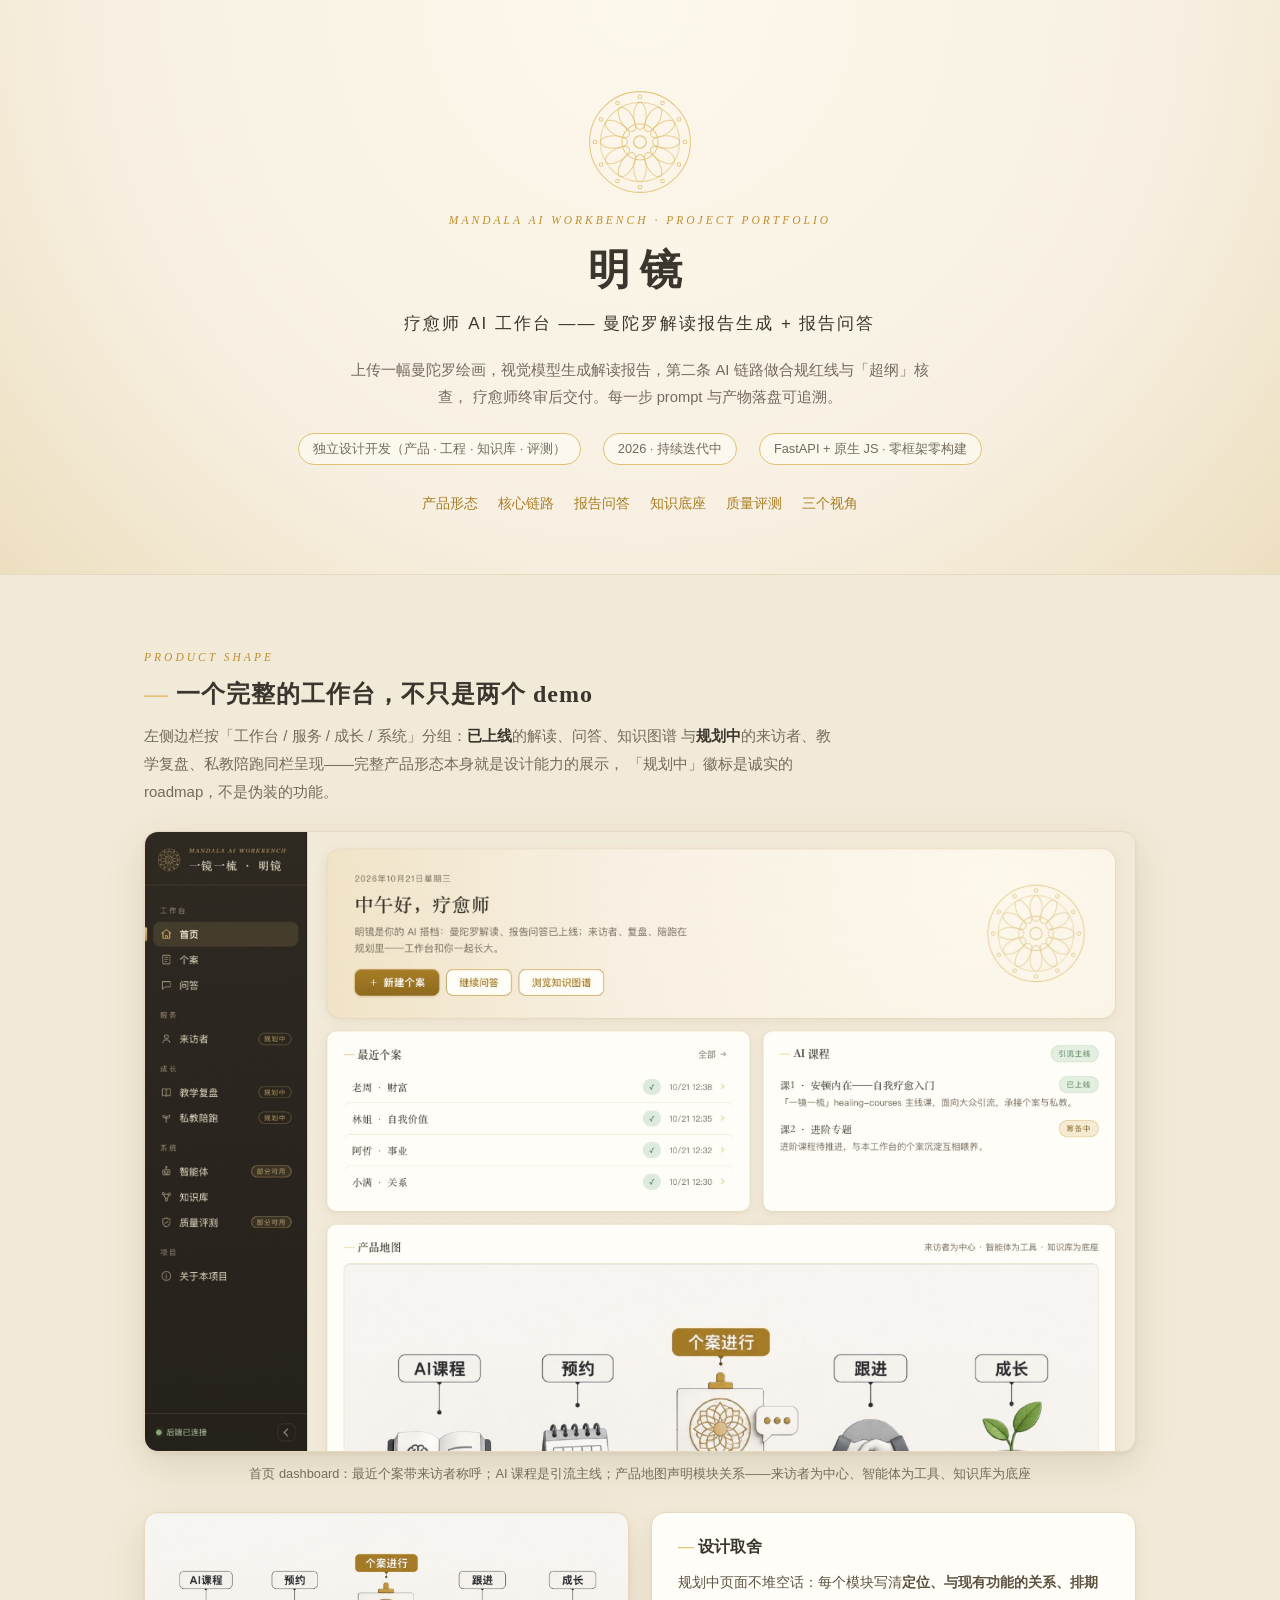
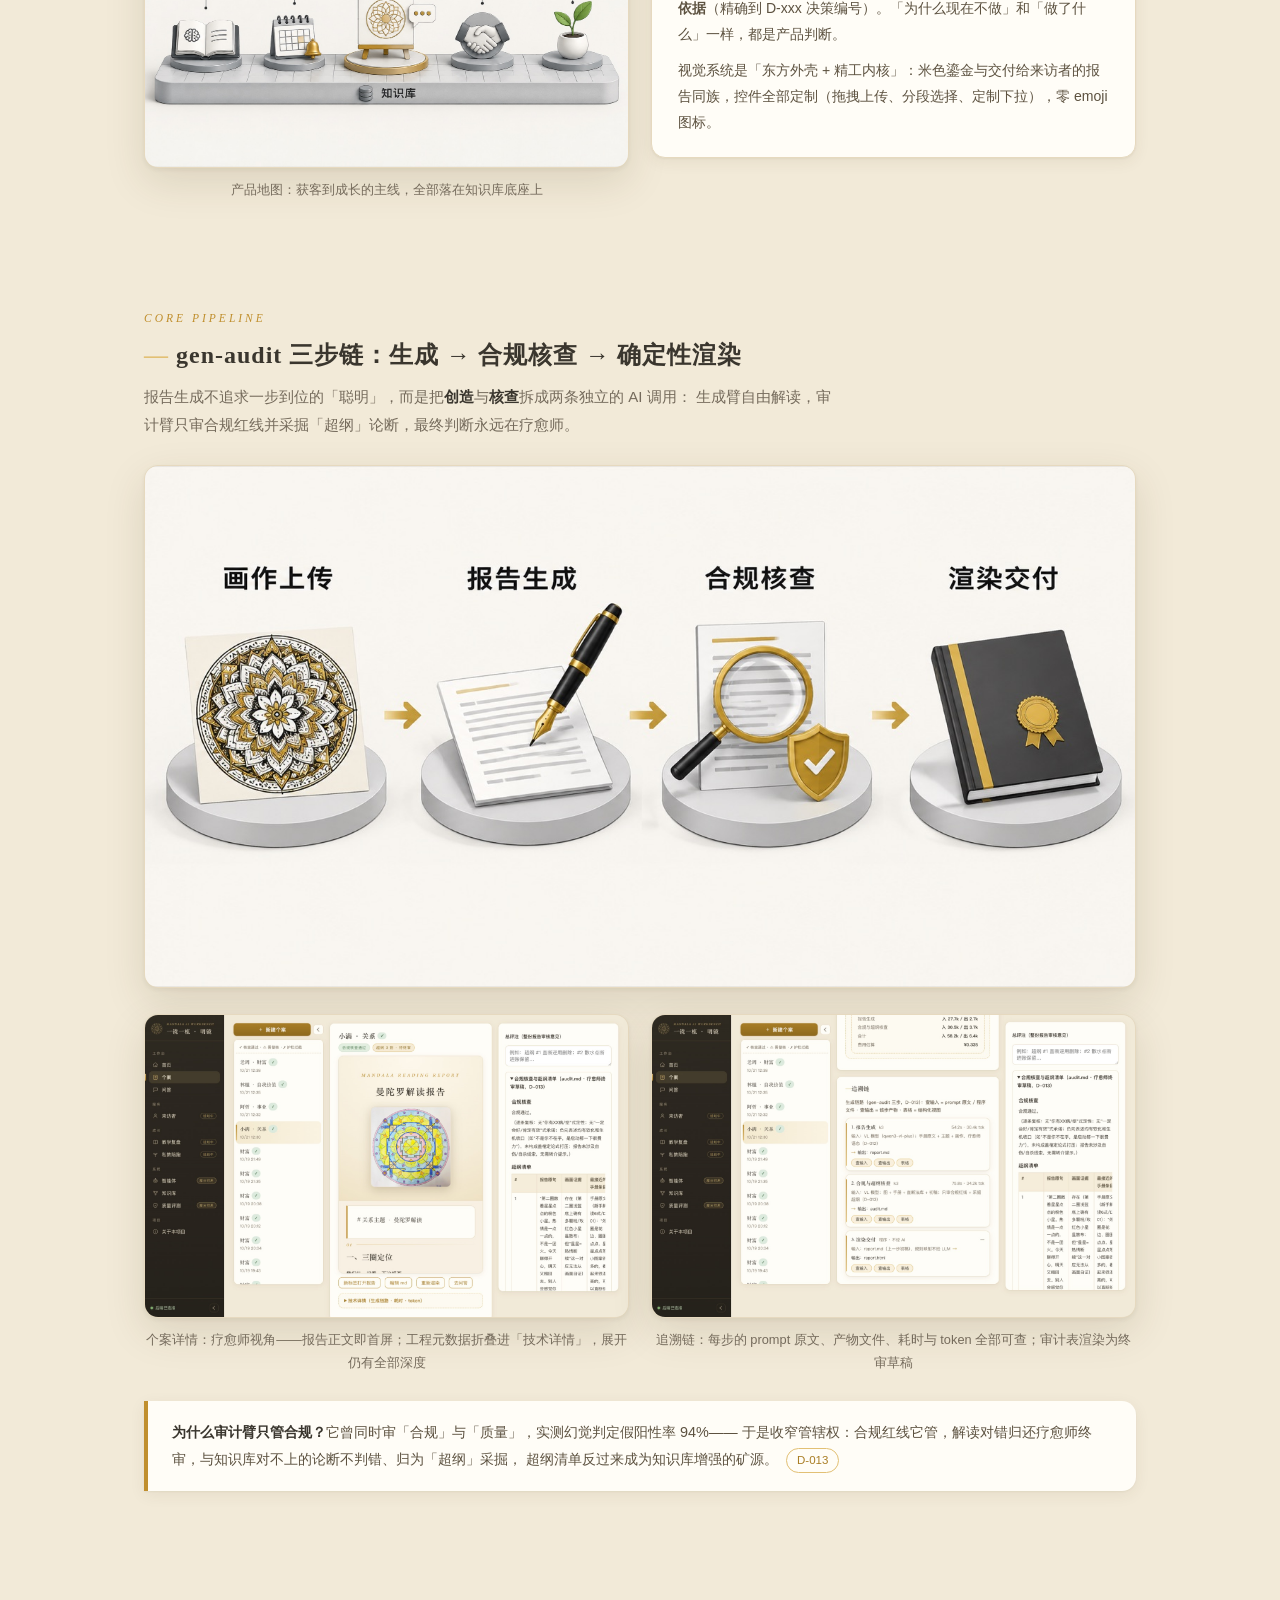
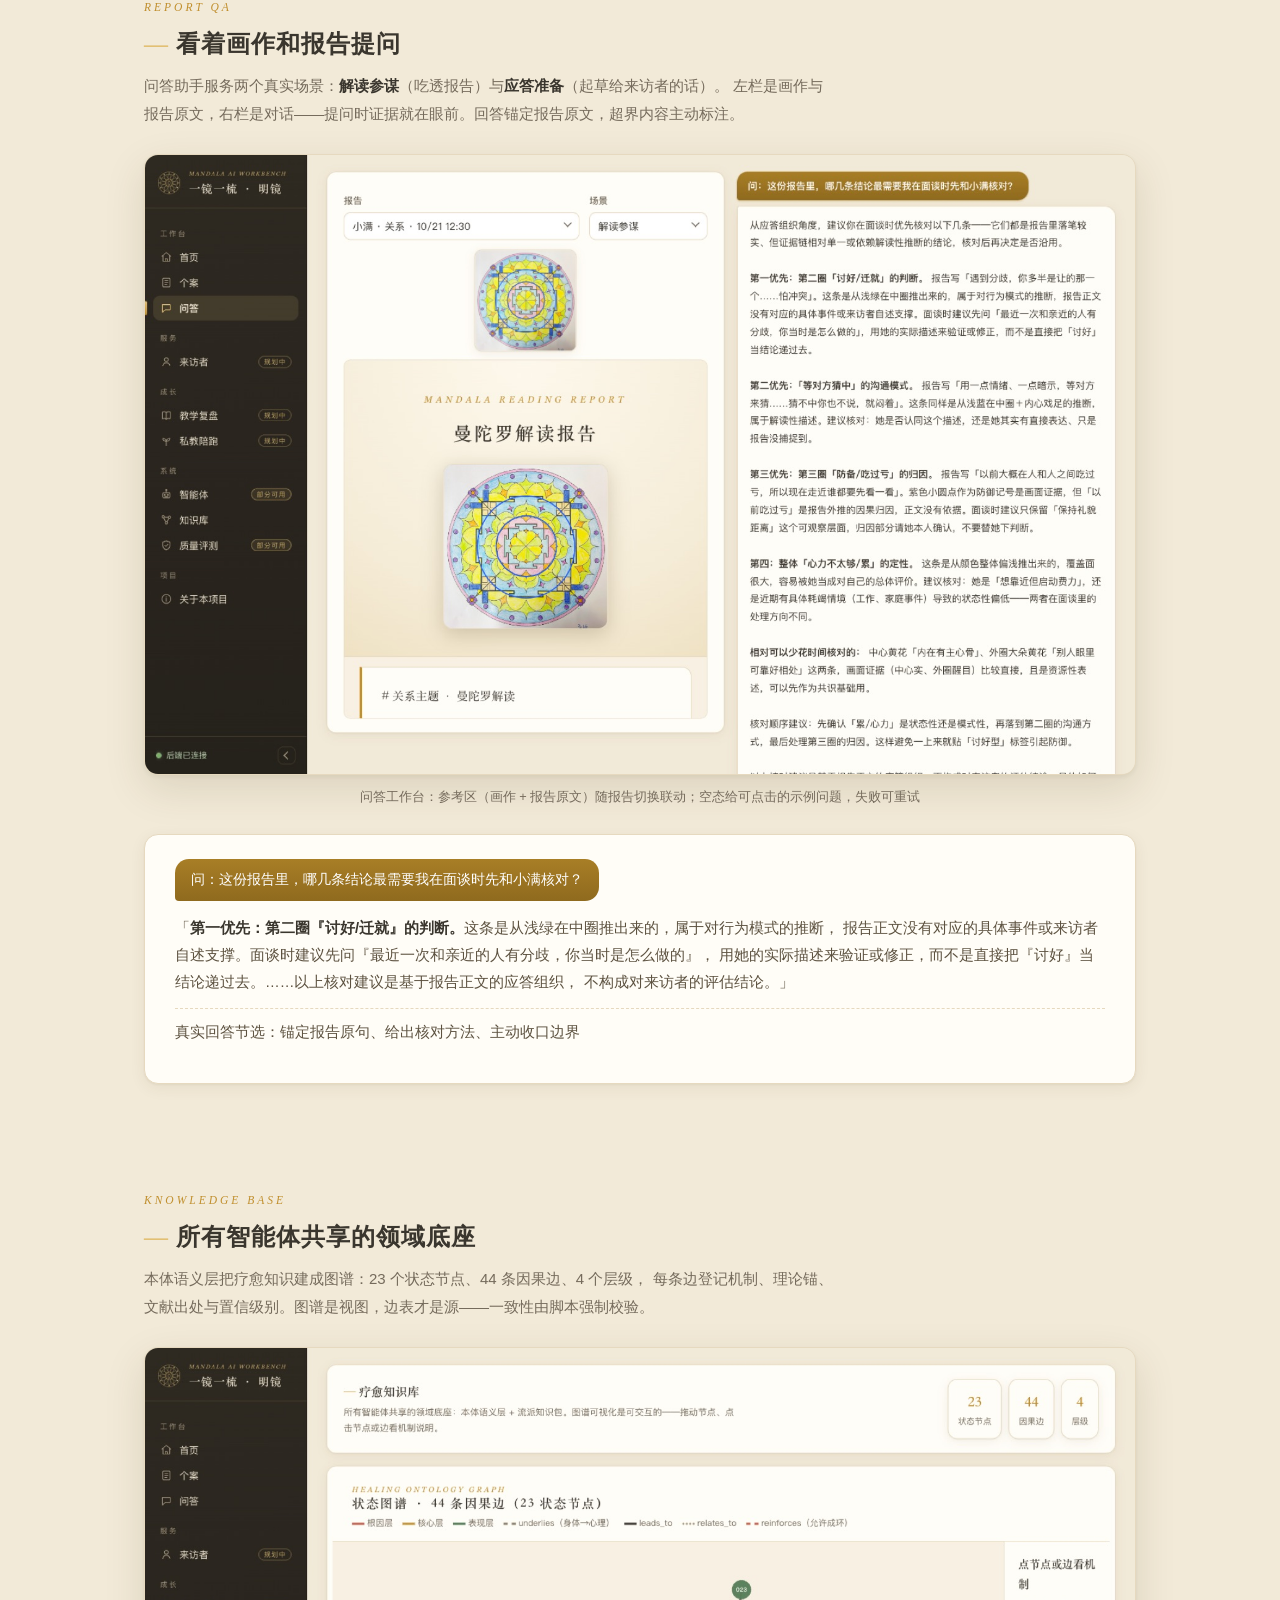
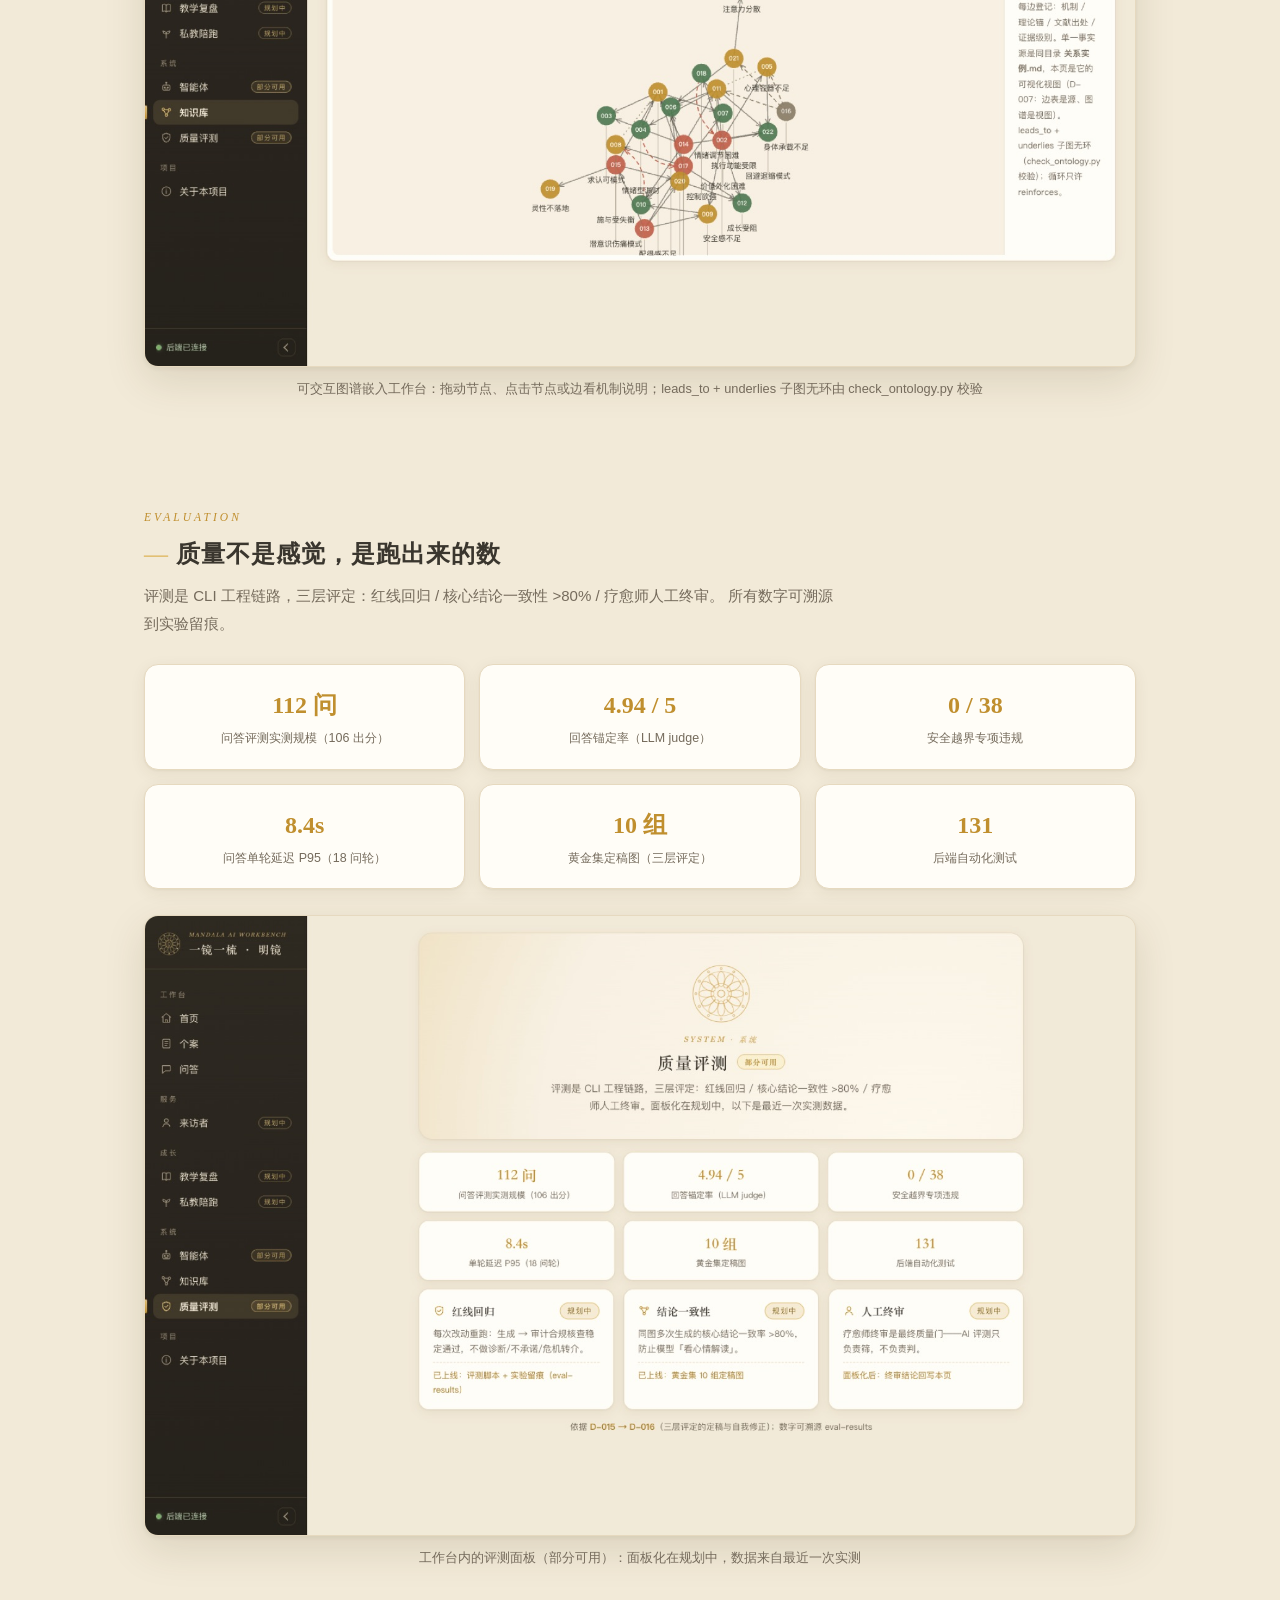
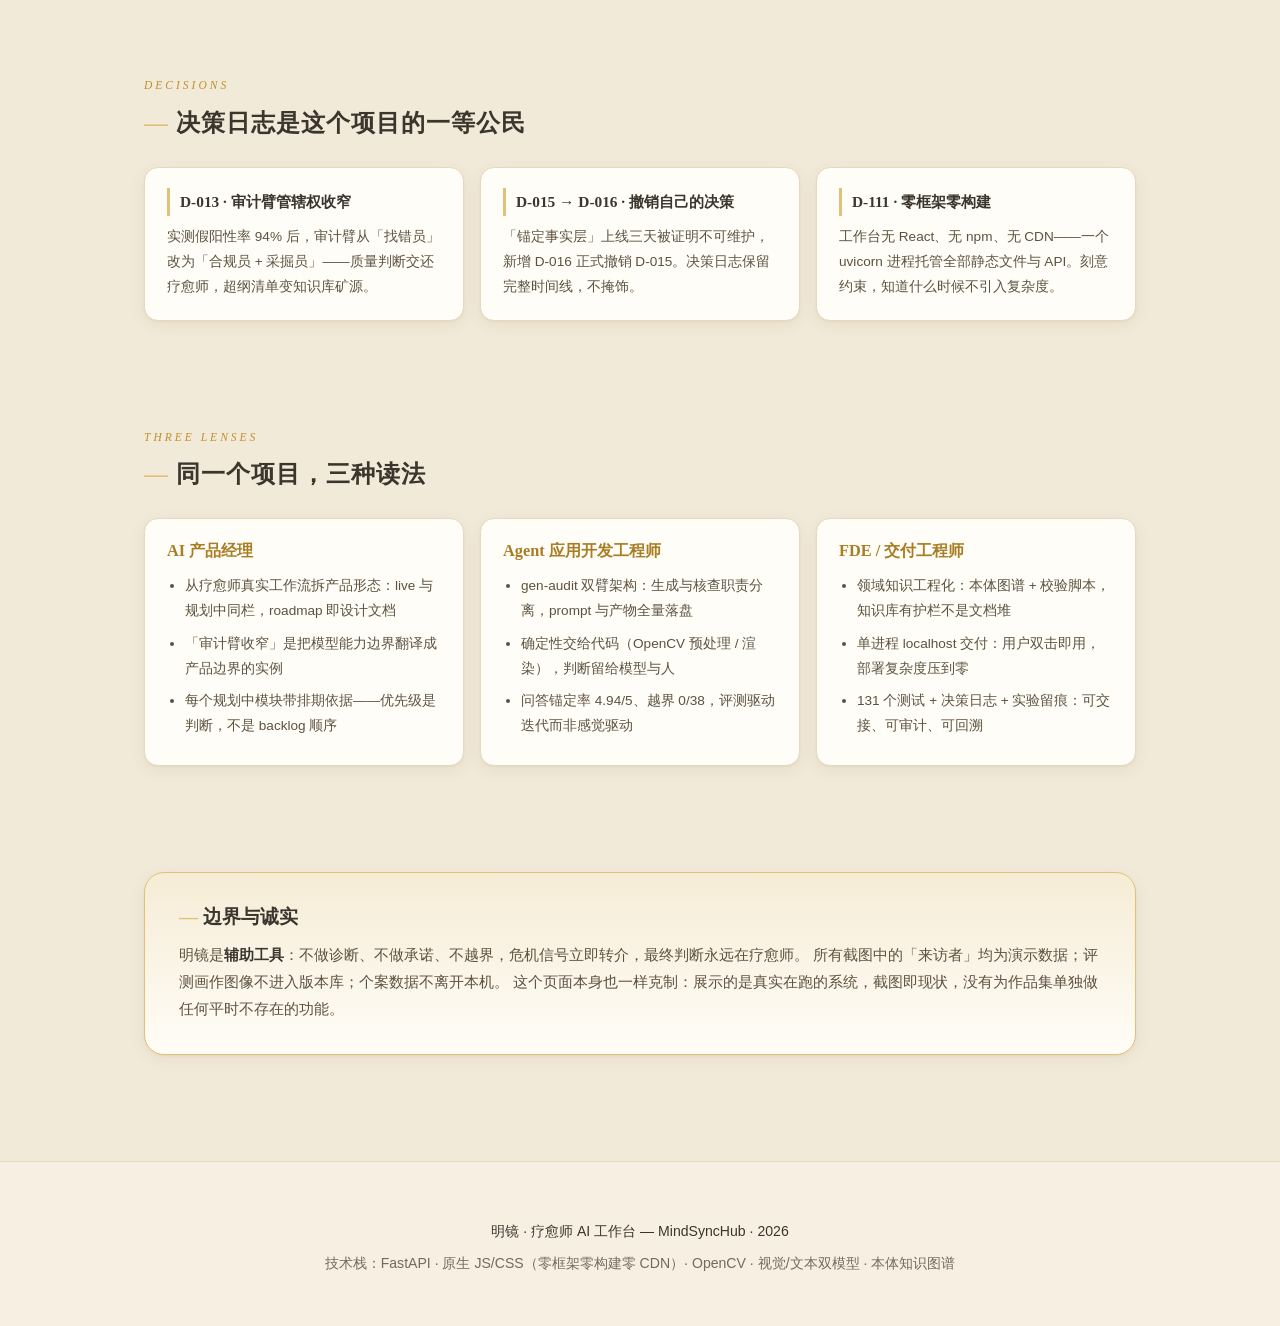
<file: portfolio/index.html>
<!DOCTYPE html>
<html lang="zh-CN">
<head>
<meta charset="UTF-8">
<meta name="viewport" content="width=device-width, initial-scale=1">
<title>明镜 · 疗愈师 AI 工作台 — 项目作品集</title>
<meta name="description" content="明镜：面向疗愈师的 localhost AI 工作台。曼陀罗解读报告生成 + 报告问答，gen-audit 三步链，全链路可追溯。独立设计开发。">
<link rel="stylesheet" href="./style.css">
</head>
<body>

<!-- ================= Hero ================= -->
<header class="hero">
  <div class="hero-mandala" aria-hidden="true">
    <svg viewBox="0 0 120 120" fill="none" stroke="currentColor" stroke-width="1.2">
      <circle cx="60" cy="60" r="56" opacity=".85"/><circle cx="60" cy="60" r="44" opacity=".55"/>
      <circle cx="60" cy="60" r="20" opacity=".8"/><circle cx="60" cy="60" r="7"/>
      <g id="petals"></g>
    </svg>
  </div>
  <p class="kicker">MANDALA AI WORKBENCH · PROJECT PORTFOLIO</p>
  <h1>明镜</h1>
  <p class="hero-sub">疗愈师 AI 工作台 —— 曼陀罗解读报告生成 + 报告问答</p>
  <p class="hero-line">上传一幅曼陀罗绘画，视觉模型生成解读报告，第二条 AI 链路做合规红线与「超纲」核查，
    疗愈师终审后交付。每一步 prompt 与产物落盘可追溯。</p>
  <div class="hero-meta">
    <span>独立设计开发（产品 · 工程 · 知识库 · 评测）</span>
    <span>2026 · 持续迭代中</span>
    <span>FastAPI + 原生 JS · 零框架零构建</span>
  </div>
  <nav class="hero-nav">
    <a href="#product">产品形态</a><a href="#pipeline">核心链路</a><a href="#qa">报告问答</a>
    <a href="#knowledge">知识底座</a><a href="#eval">质量评测</a><a href="#lens">三个视角</a>
  </nav>
</header>

<main>

<!-- ================= 产品形态 ================= -->
<section id="product" class="sec">
  <div class="sec-head reveal">
    <p class="kicker">PRODUCT SHAPE</p>
    <h2>一个完整的工作台，不只是两个 demo</h2>
    <p class="sec-lead">左侧边栏按「工作台 / 服务 / 成长 / 系统」分组：<b>已上线</b>的解读、问答、知识图谱
      与<b>规划中</b>的来访者、教学复盘、私教陪跑同栏呈现——完整产品形态本身就是设计能力的展示，
      「规划中」徽标是诚实的 roadmap，不是伪装的功能。</p>
  </div>
  <figure class="shot reveal">
    <img src="./assets/01-home.jpg" alt="明镜首页：问候、最近个案、AI 课程、产品地图" loading="lazy">
    <figcaption>首页 dashboard：最近个案带来访者称呼；AI 课程是引流主线；产品地图声明模块关系——来访者为中心、智能体为工具、知识库为底座</figcaption>
  </figure>
  <div class="duo reveal">
    <figure class="shot">
      <img src="./assets/product-map.jpg" alt="产品地图插图：AI 课程获客 → 预约 → 个案进行 → 跟进 → 成长，底座知识库" loading="lazy">
      <figcaption>产品地图：获客到成长的主线，全部落在知识库底座上</figcaption>
    </figure>
    <div class="note-card">
      <h3>设计取舍</h3>
      <p>规划中页面不堆空话：每个模块写清<b>定位、与现有功能的关系、排期依据</b>（精确到 D-xxx 决策编号）。「为什么现在不做」和「做了什么」一样，都是产品判断。</p>
      <p>视觉系统是「东方外壳 + 精工内核」：米色鎏金与交付给来访者的报告同族，控件全部定制（拖拽上传、分段选择、定制下拉），零 emoji 图标。</p>
    </div>
  </div>
</section>

<!-- ================= 核心链路 ================= -->
<section id="pipeline" class="sec">
  <div class="sec-head reveal">
    <p class="kicker">CORE PIPELINE</p>
    <h2>gen-audit 三步链：生成 → 合规核查 → 确定性渲染</h2>
    <p class="sec-lead">报告生成不追求一步到位的「聪明」，而是把<b>创造</b>与<b>核查</b>拆成两条独立的 AI 调用：
      生成臂自由解读，审计臂只审合规红线并采掘「超纲」论断，最终判断永远在疗愈师。</p>
  </div>
  <figure class="shot reveal">
    <img src="./assets/gen-audit-pipeline.jpg" alt="gen-audit 三步链插图：画作上传 → 报告生成 → 合规核查 → 渲染交付" loading="lazy">
  </figure>
  <div class="duo reveal">
    <figure class="shot">
      <img src="./assets/03-case-detail.jpg" alt="个案详情页：报告正文首屏，合规摘要，技术详情折叠" loading="lazy">
      <figcaption>个案详情：疗愈师视角——报告正文即首屏；工程元数据折叠进「技术详情」，展开仍有全部深度</figcaption>
    </figure>
    <figure class="shot">
      <img src="./assets/04-case-trace.jpg" alt="追溯链：三步卡的输入输出与耗时 token，audit.md 渲染成表格" loading="lazy">
      <figcaption>追溯链：每步的 prompt 原文、产物文件、耗时与 token 全部可查；审计表渲染为终审草稿</figcaption>
    </figure>
  </div>
  <div class="callout reveal">
    <b>为什么审计臂只管合规？</b>它曾同时审「合规」与「质量」，实测幻觉判定假阳性率 94%——
    于是收窄管辖权：合规红线它管，解读对错归还疗愈师终审，与知识库对不上的论断不判错、归为「超纲」采掘，
    超纲清单反过来成为知识库增强的矿源。<span class="dtag">D-013</span>
  </div>
</section>

<!-- ================= 报告问答 ================= -->
<section id="qa" class="sec">
  <div class="sec-head reveal">
    <p class="kicker">REPORT QA</p>
    <h2>看着画作和报告提问</h2>
    <p class="sec-lead">问答助手服务两个真实场景：<b>解读参谋</b>（吃透报告）与<b>应答准备</b>（起草给来访者的话）。
      左栏是画作与报告原文，右栏是对话——提问时证据就在眼前。回答锚定报告原文，超界内容主动标注。</p>
  </div>
  <figure class="shot reveal">
    <img src="./assets/30-qa-split.jpg" alt="问答页：左栏画作与报告原文，右栏对话" loading="lazy">
    <figcaption>问答工作台：参考区（画作 + 报告原文）随报告切换联动；空态给可点击的示例问题，失败可重试</figcaption>
  </figure>
  <div class="quote reveal">
    <p class="quote-q">问：这份报告里，哪几条结论最需要我在面谈时先和小满核对？</p>
    <p>「<b>第一优先：第二圈『讨好/迁就』的判断。</b>这条是从浅绿在中圈推出来的，属于对行为模式的推断，
      报告正文没有对应的具体事件或来访者自述支撑。面谈时建议先问『最近一次和亲近的人有分歧，你当时是怎么做的』，
      用她的实际描述来验证或修正，而不是直接把『讨好』当结论递过去。……以上核对建议是基于报告正文的应答组织，
      不构成对来访者的评估结论。」</p>
    <p class="quote-note">真实回答节选：锚定报告原句、给出核对方法、主动收口边界</p>
  </div>
</section>

<!-- ================= 知识底座 ================= -->
<section id="knowledge" class="sec">
  <div class="sec-head reveal">
    <p class="kicker">KNOWLEDGE BASE</p>
    <h2>所有智能体共享的领域底座</h2>
    <p class="sec-lead">本体语义层把疗愈知识建成图谱：23 个状态节点、44 条因果边、4 个层级，
      每条边登记机制、理论锚、文献出处与置信级别。图谱是视图，边表才是源——一致性由脚本强制校验。</p>
  </div>
  <figure class="shot reveal">
    <img src="./assets/10-knowledge.jpg" alt="知识库页：状态图谱可视化，23 节点 44 边" loading="lazy">
    <figcaption>可交互图谱嵌入工作台：拖动节点、点击节点或边看机制说明；leads_to + underlies 子图无环由 check_ontology.py 校验</figcaption>
  </figure>
</section>

<!-- ================= 质量评测 ================= -->
<section id="eval" class="sec">
  <div class="sec-head reveal">
    <p class="kicker">EVALUATION</p>
    <h2>质量不是感觉，是跑出来的数</h2>
    <p class="sec-lead">评测是 CLI 工程链路，三层评定：红线回归 / 核心结论一致性 &gt;80% / 疗愈师人工终审。
      所有数字可溯源到实验留痕。</p>
  </div>
  <div class="metrics reveal">
    <div class="metric"><b>112 问</b><span>问答评测实测规模（106 出分）</span></div>
    <div class="metric"><b>4.94 / 5</b><span>回答锚定率（LLM judge）</span></div>
    <div class="metric"><b>0 / 38</b><span>安全越界专项违规</span></div>
    <div class="metric"><b>8.4s</b><span>问答单轮延迟 P95（18 问轮）</span></div>
    <div class="metric"><b>10 组</b><span>黄金集定稿图（三层评定）</span></div>
    <div class="metric"><b>131</b><span>后端自动化测试</span></div>
  </div>
  <figure class="shot reveal">
    <img src="./assets/11-eval.jpg" alt="质量评测页：指标与三层评定" loading="lazy">
    <figcaption>工作台内的评测面板（部分可用）：面板化在规划中，数据来自最近一次实测</figcaption>
  </figure>
</section>

<!-- ================= 工程决策 ================= -->
<section id="decisions" class="sec">
  <div class="sec-head reveal">
    <p class="kicker">DECISIONS</p>
    <h2>决策日志是这个项目的一等公民</h2>
  </div>
  <div class="dgrid reveal">
    <div class="dcard">
      <b>D-013 · 审计臂管辖权收窄</b>
      <p>实测假阳性率 94% 后，审计臂从「找错员」改为「合规员 + 采掘员」——质量判断交还疗愈师，超纲清单变知识库矿源。</p>
    </div>
    <div class="dcard">
      <b>D-015 → D-016 · 撤销自己的决策</b>
      <p>「锚定事实层」上线三天被证明不可维护，新增 D-016 正式撤销 D-015。决策日志保留完整时间线，不掩饰。</p>
    </div>
    <div class="dcard">
      <b>D-111 · 零框架零构建</b>
      <p>工作台无 React、无 npm、无 CDN——一个 uvicorn 进程托管全部静态文件与 API。刻意约束，知道什么时候不引入复杂度。</p>
    </div>
  </div>
</section>

<!-- ================= 三个视角 ================= -->
<section id="lens" class="sec">
  <div class="sec-head reveal">
    <p class="kicker">THREE LENSES</p>
    <h2>同一个项目，三种读法</h2>
  </div>
  <div class="lgrid reveal">
    <div class="lcard">
      <h3>AI 产品经理</h3>
      <ul>
        <li>从疗愈师真实工作流拆产品形态：live 与规划中同栏，roadmap 即设计文档</li>
        <li>「审计臂收窄」是把模型能力边界翻译成产品边界的实例</li>
        <li>每个规划中模块带排期依据——优先级是判断，不是 backlog 顺序</li>
      </ul>
    </div>
    <div class="lcard">
      <h3>Agent 应用开发工程师</h3>
      <ul>
        <li>gen-audit 双臂架构：生成与核查职责分离，prompt 与产物全量落盘</li>
        <li>确定性交给代码（OpenCV 预处理 / 渲染），判断留给模型与人</li>
        <li>问答锚定率 4.94/5、越界 0/38，评测驱动迭代而非感觉驱动</li>
      </ul>
    </div>
    <div class="lcard">
      <h3>FDE / 交付工程师</h3>
      <ul>
        <li>领域知识工程化：本体图谱 + 校验脚本，知识库有护栏不是文档堆</li>
        <li>单进程 localhost 交付：用户双击即用，部署复杂度压到零</li>
        <li>131 个测试 + 决策日志 + 实验留痕：可交接、可审计、可回溯</li>
      </ul>
    </div>
  </div>
</section>

<!-- ================= 边界 ================= -->
<section id="boundary" class="sec">
  <div class="boundary reveal">
    <h2>边界与诚实</h2>
    <p>明镜是<b>辅助工具</b>：不做诊断、不做承诺、不越界，危机信号立即转介，最终判断永远在疗愈师。
      所有截图中的「来访者」均为演示数据；评测画作图像不进入版本库；个案数据不离开本机。
      这个页面本身也一样克制：展示的是真实在跑的系统，截图即现状，没有为作品集单独做任何平时不存在的功能。</p>
  </div>
</section>

</main>

<footer class="foot">
  <p>明镜 · 疗愈师 AI 工作台 — MindSyncHub · 2026</p>
  <p class="foot-sub">技术栈：FastAPI · 原生 JS/CSS（零框架零构建零 CDN）· OpenCV · 视觉/文本双模型 · 本体知识图谱</p>
</footer>

<script>
document.documentElement.classList.add('js');
// 曼陀罗花瓣（与产品内同一母题，程序生成）
(function () {
  const g = document.getElementById('petals');
  let s = '';
  for (let i = 0; i < 12; i++) {
    s += `<ellipse cx="60" cy="31" rx="7" ry="15" transform="rotate(${i * 30} 60 60)" opacity=".7"/>`;
    const a = i * 30 * Math.PI / 180;
    s += `<circle cx="${(60 + Math.sin(a) * 50).toFixed(1)}" cy="${(60 - Math.cos(a) * 50).toFixed(1)}" r="2" opacity=".8"/>`;
  }
  g.innerHTML = s;
})();
// 滚动淡入（无依赖）
const io = new IntersectionObserver((es) => es.forEach((e) => {
  if (e.isIntersecting) { e.target.classList.add('in'); io.unobserve(e.target); }
}), { threshold: 0.08 });
document.querySelectorAll('.reveal').forEach((el) => io.observe(el));
</script>
</body>
</html>
</file>
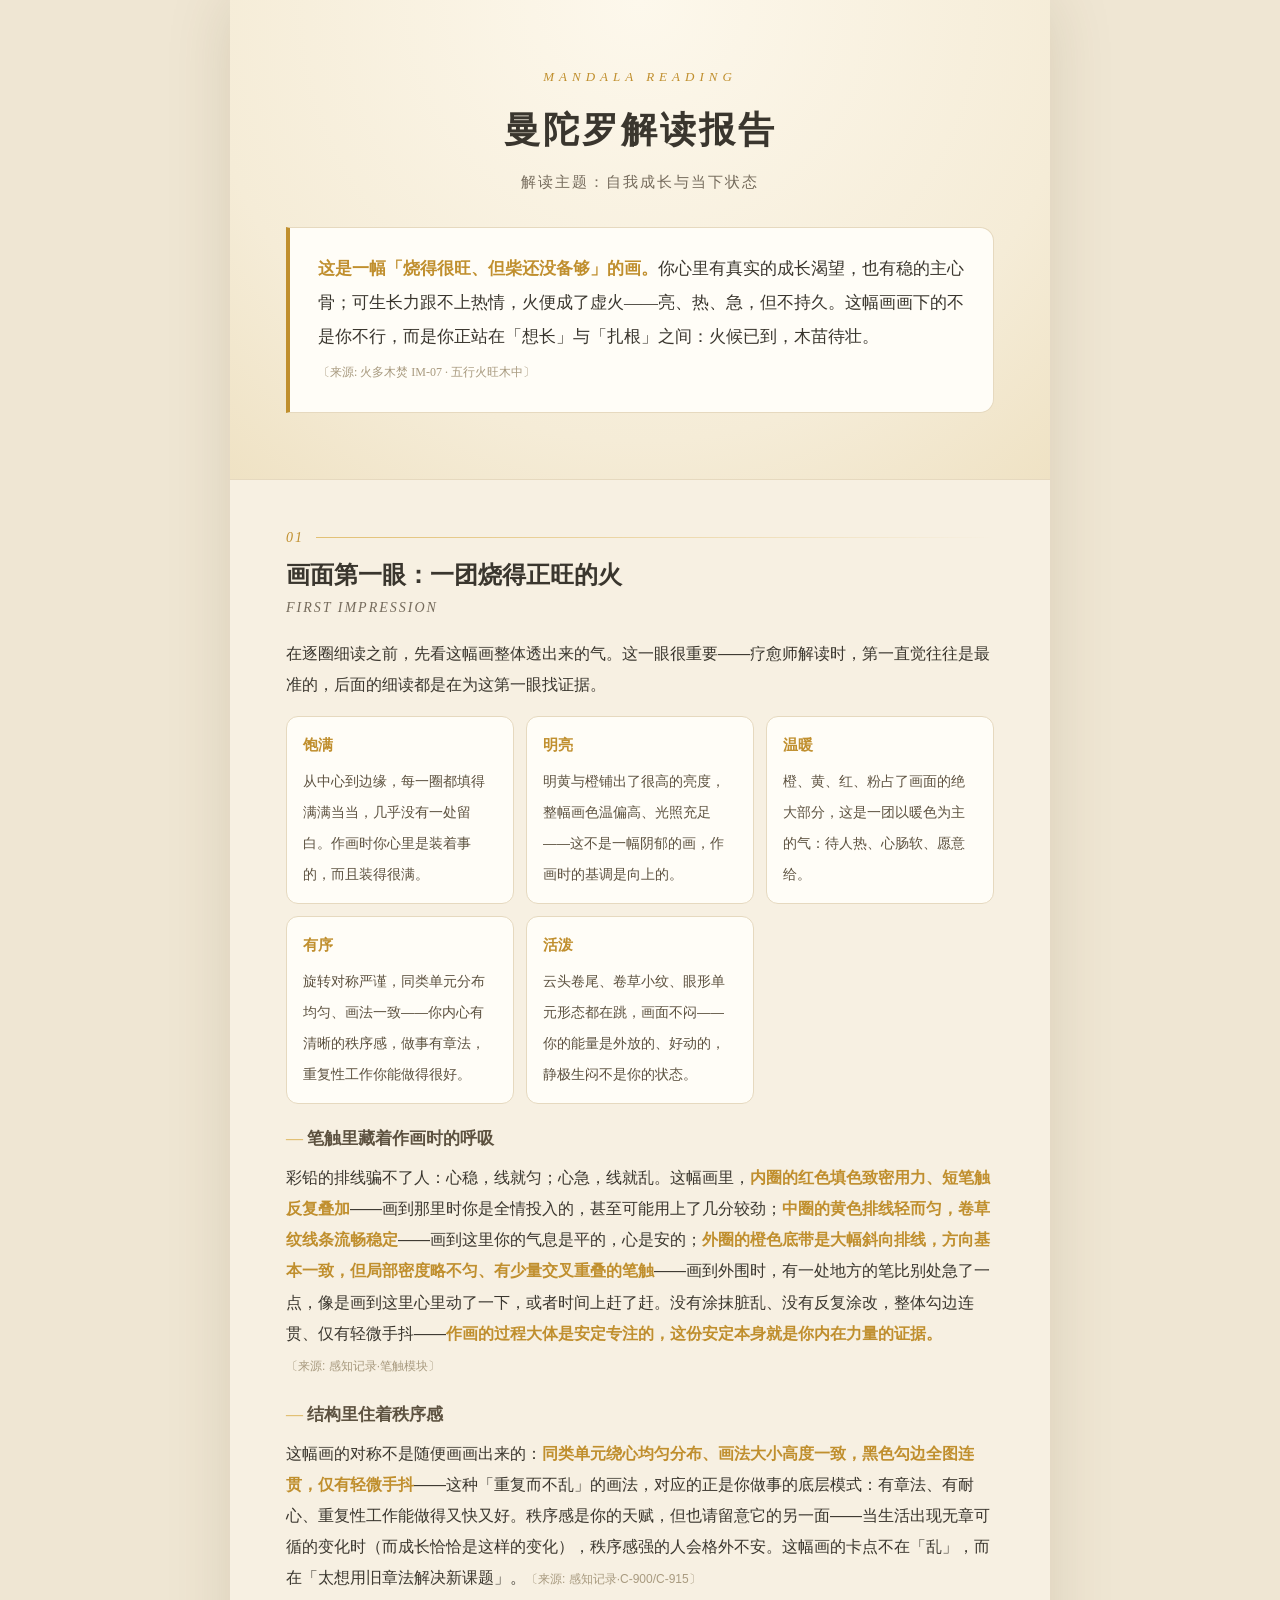
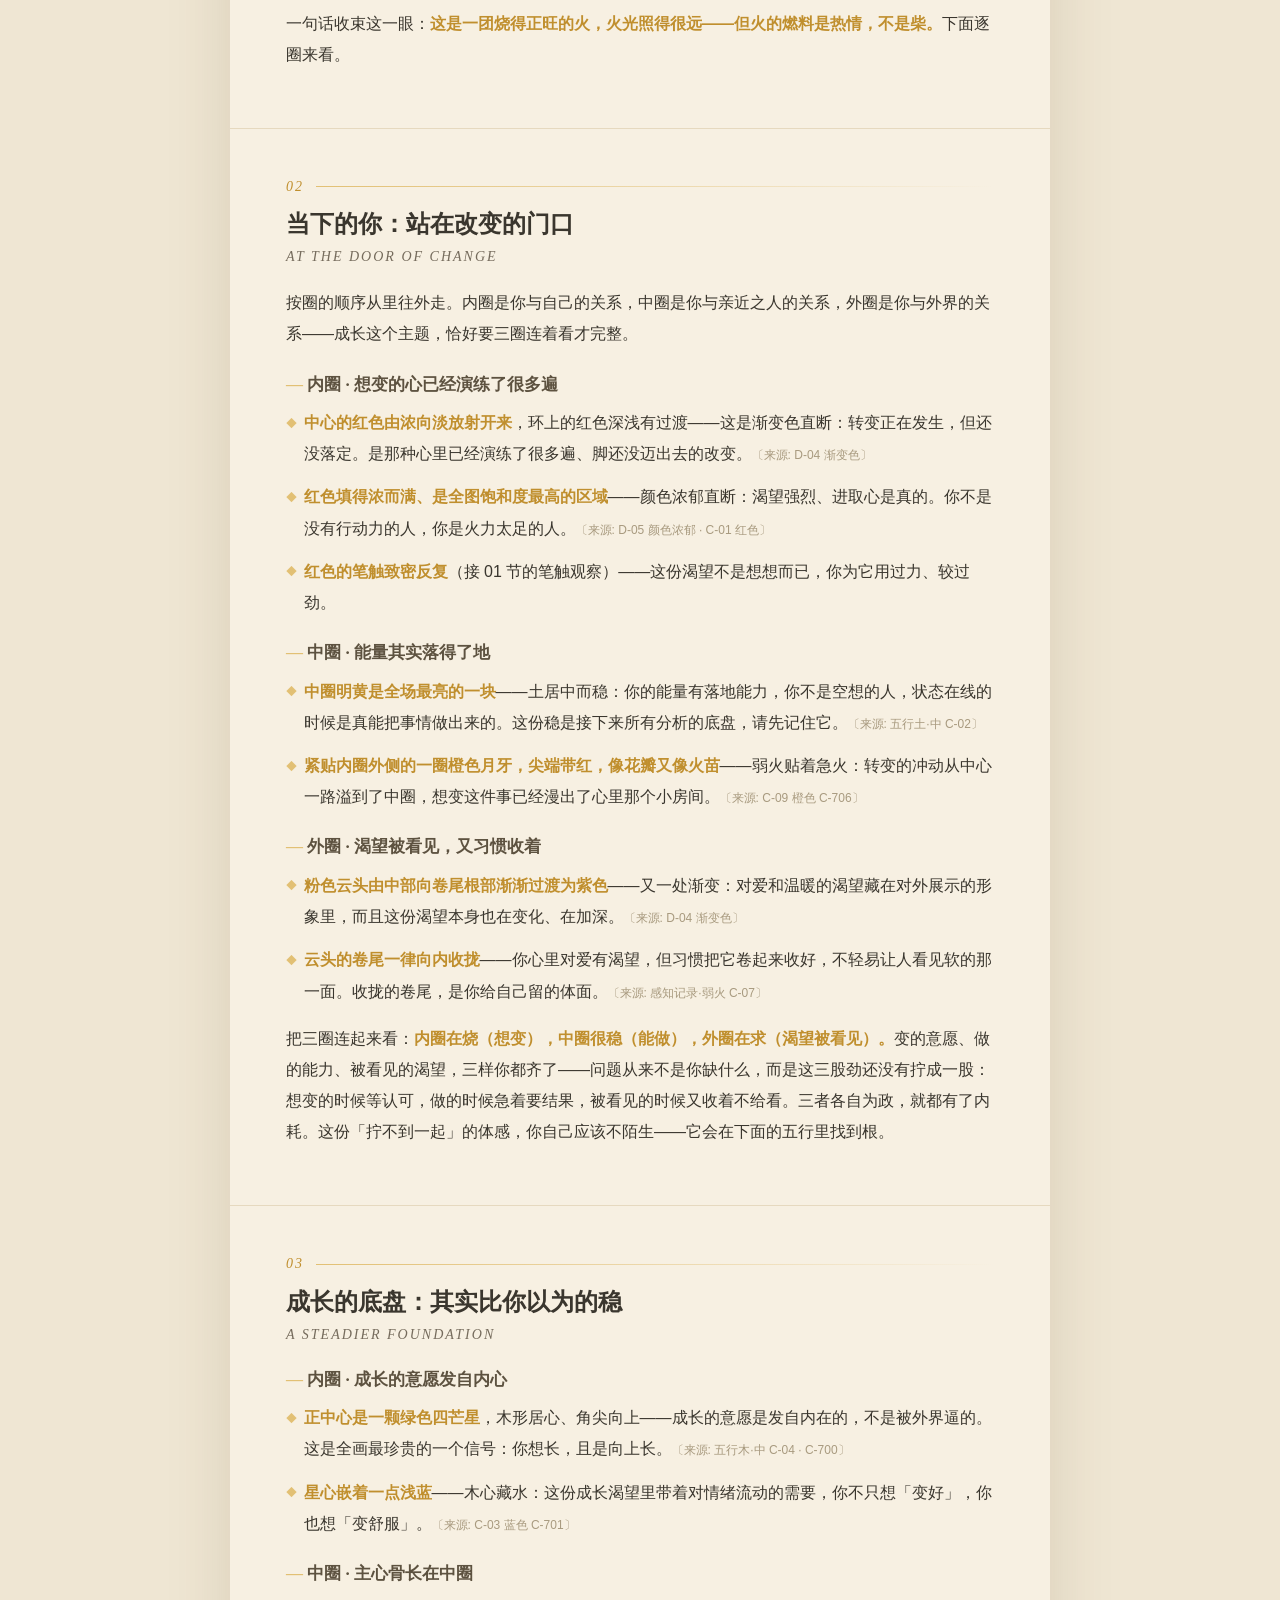
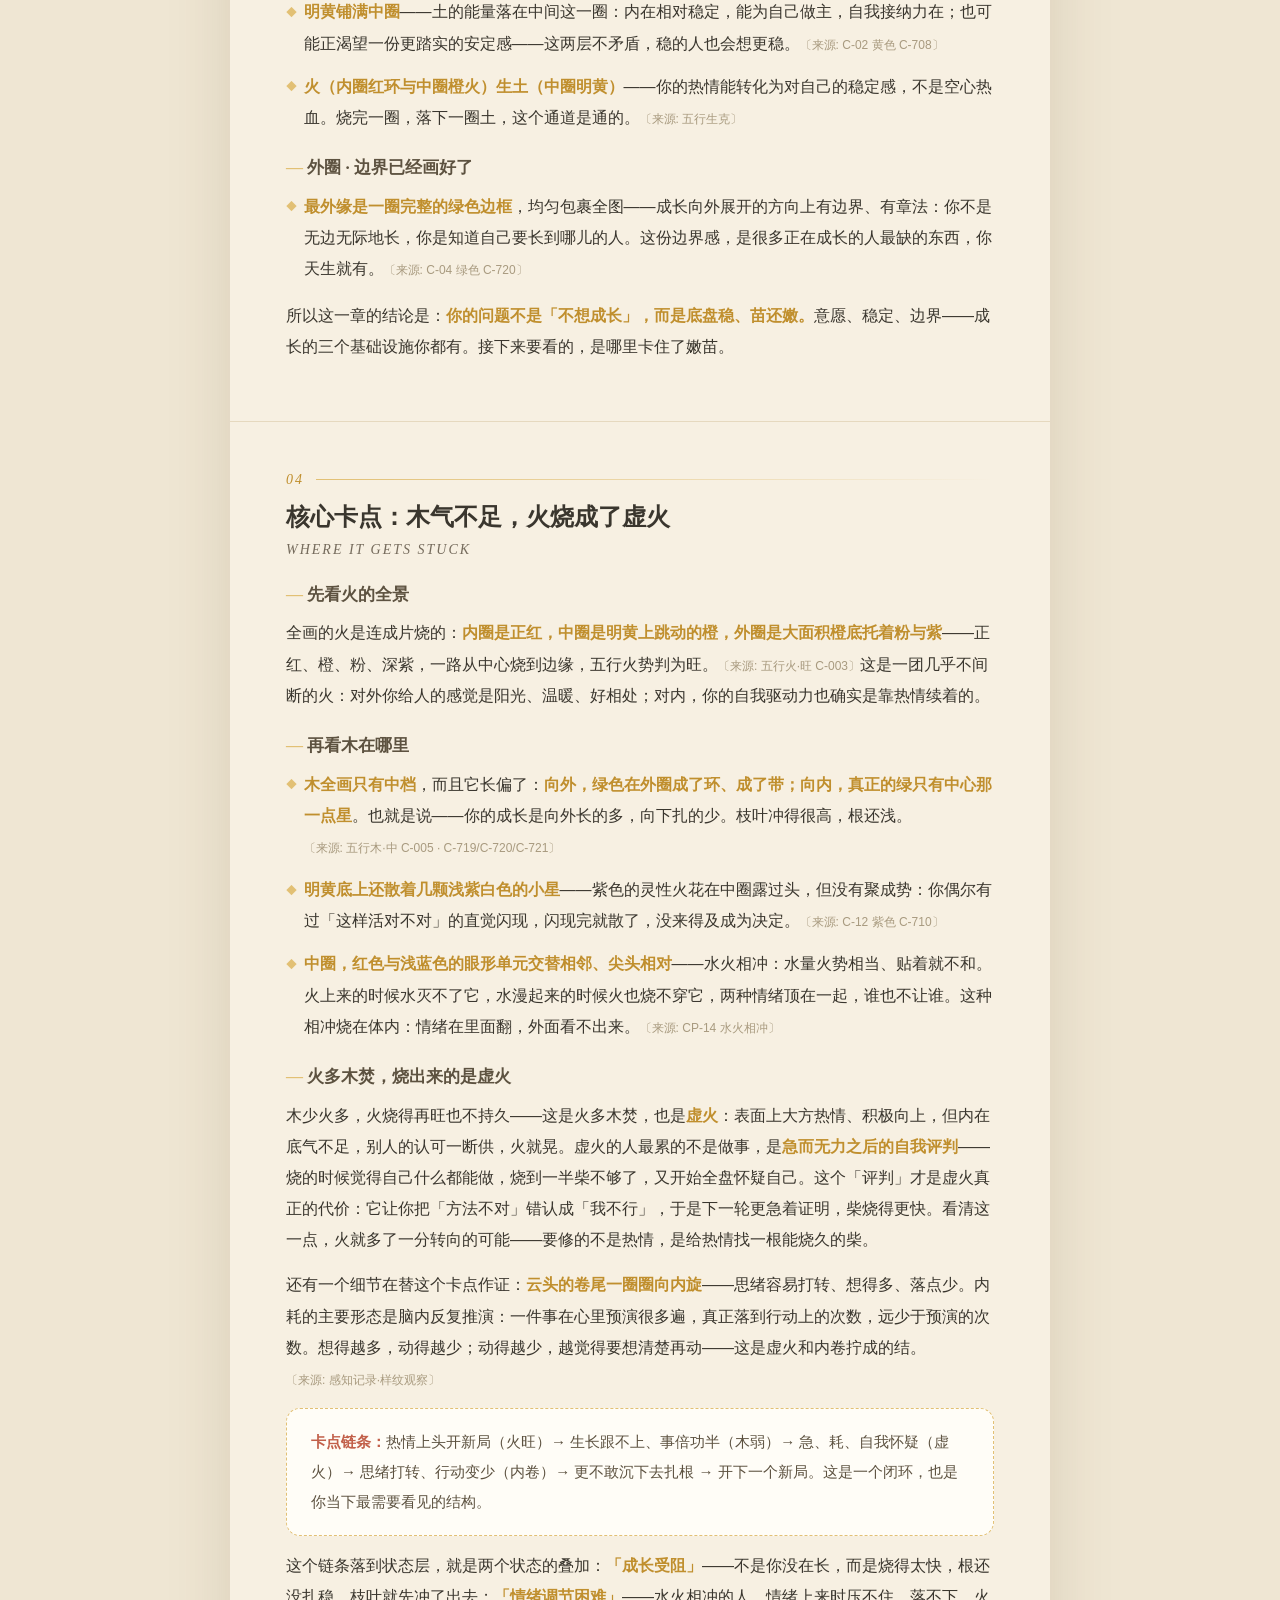
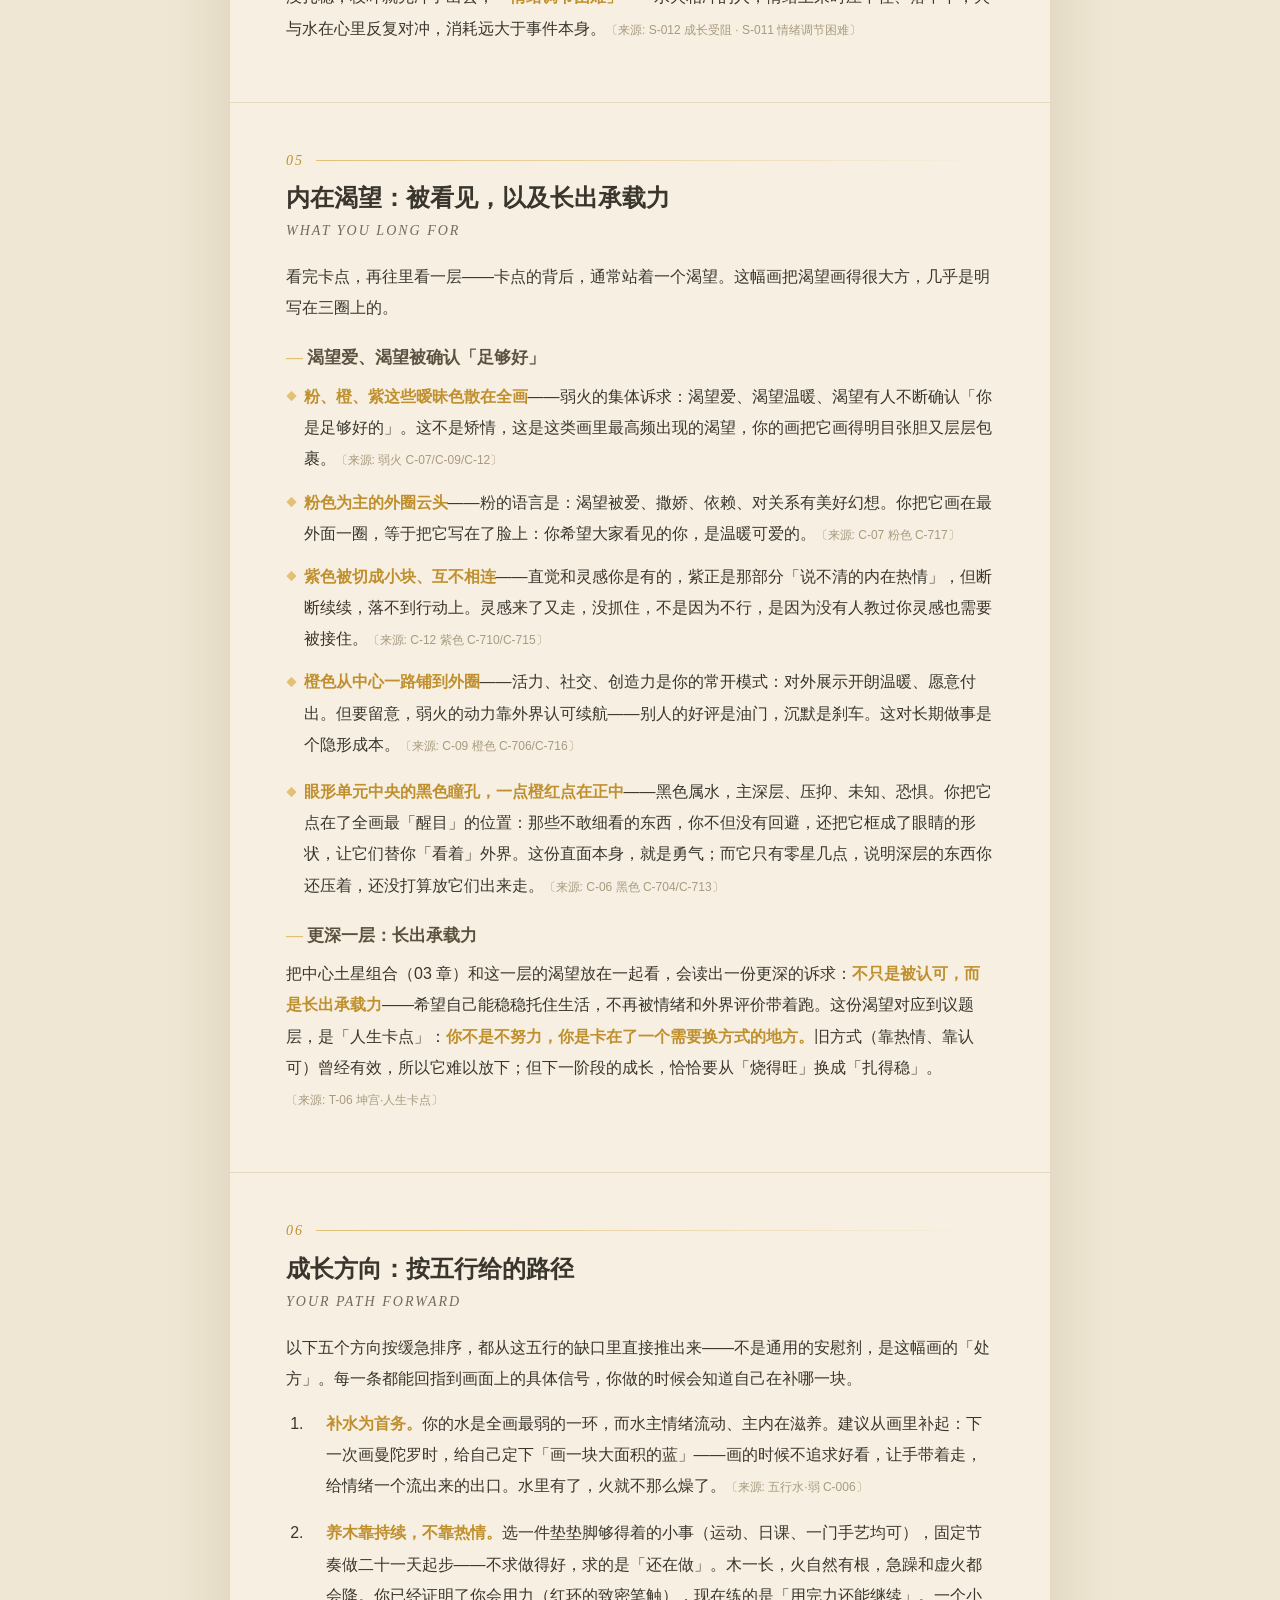
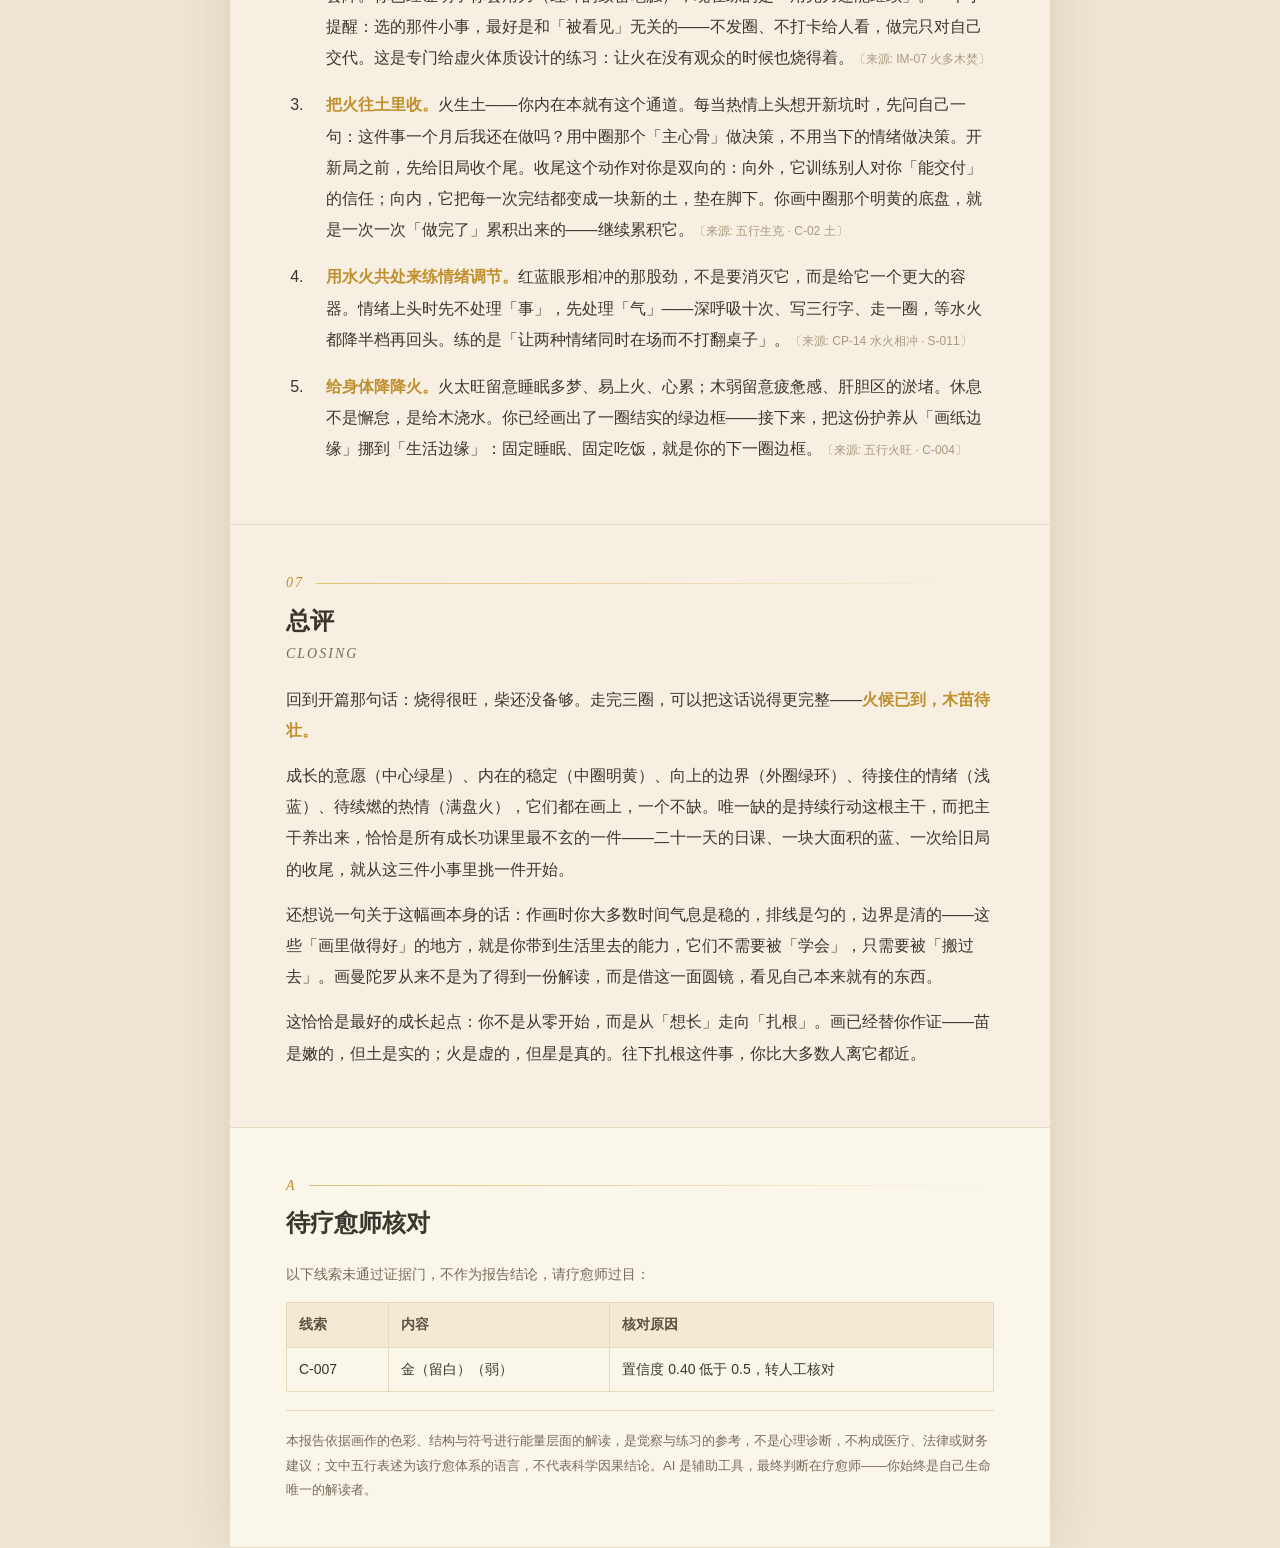
<file: docs/golden-report-exemplar-v1.html>
<!DOCTYPE html>
<html lang="zh-CN">
<head>
<meta charset="UTF-8">
<meta name="viewport" content="width=device-width, initial-scale=1.0">
<title>曼陀罗解读报告 · 自我成长与当下状态</title>
<style>
:root{--cream:#f7f0e2;--paper:#fffdf7;--ink:#3a362e;--sub:#756b5c;--gold:#c08f2e;--gold-l:#e2c074;
--line:#e6d9bf;--terra:#c2604a;--green:#4f7a52;}
*{margin:0;padding:0;box-sizing:border-box;}
body{font-family:"Noto Sans SC","PingFang SC",sans-serif;color:var(--ink);background:#efe6d3;
line-height:1.95;font-size:16px;-webkit-font-smoothing:antialiased;}
.page{max-width:820px;margin:0 auto;background:var(--cream);box-shadow:0 0 60px rgba(90,70,30,.15);}
section{padding:44px 56px;border-bottom:1px solid var(--line);}
h1,h2,h3{font-family:"Noto Serif SC","Songti SC",serif;font-weight:700;line-height:1.5;color:var(--ink);}
.sec-tag{display:flex;align-items:center;gap:12px;margin-bottom:6px;}
.sec-num{font-family:Georgia,serif;font-style:italic;font-size:14px;color:var(--gold);letter-spacing:2px;white-space:nowrap;}
.sec-line{flex:1;height:1px;background:linear-gradient(90deg,var(--gold-l),transparent);}
h2{font-size:24px;margin-bottom:20px;}
h2 .q{display:block;font-size:14px;font-weight:400;font-family:Georgia,serif;font-style:italic;
color:var(--sub);letter-spacing:2px;margin-top:4px;}
h3{font-size:17px;margin:22px 0 10px;color:#5d5240;}
h3::before{content:"— ";color:var(--gold-l);}
p{margin-bottom:14px;}
strong{color:var(--gold);font-weight:600;}
ul{margin:0 0 16px 0;list-style:none;}
li{margin-bottom:12px;padding-left:1.1em;position:relative;}
li::before{content:"◆";position:absolute;left:0;color:var(--gold-l);font-size:11px;top:.5em;}
.hero{text-align:center;padding:64px 56px 48px;
background:radial-gradient(circle at 50% 0%,#fdf8ec 0%,#f5ecd7 70%,#efe2c4 100%);}
.hero .kicker{font-family:Georgia,serif;font-style:italic;letter-spacing:5px;color:var(--gold);
font-size:13px;margin-bottom:14px;}
.hero h1{font-size:36px;letter-spacing:3px;margin-bottom:10px;}
.hero .sub{font-size:15px;color:var(--sub);letter-spacing:2px;}
.lead{background:var(--paper);border:1px solid var(--line);border-left:4px solid var(--gold);
border-radius:0 14px 14px 0;padding:24px 28px;margin:18px 0;font-family:"Noto Serif SC",serif;
font-size:17px;line-height:2;}
.verdict{background:linear-gradient(135deg,#4f7a52,#3f6442);color:#f6efdd;border-radius:14px;
padding:24px 28px;margin-top:16px;}
.verdict h4{color:#f3d79a;font-size:16px;margin-bottom:6px;font-family:"Noto Serif SC",serif;}
.verdict p{color:#eef1e6;margin:0;font-size:15.5px;}
.chain{background:var(--paper);border:1px dashed var(--gold-l);border-radius:14px;
padding:18px 24px;margin:14px 0;font-size:15px;color:#5d5240;line-height:2;}
.chain b{color:var(--terra);}
.src{font-size:12px;color:#a89a7f;white-space:nowrap;}
.feel{display:grid;grid-template-columns:repeat(auto-fit,minmax(200px,1fr));gap:12px;margin:16px 0;}
.feel .cell{background:var(--paper);border:1px solid var(--line);border-radius:12px;padding:14px 16px;}
.feel .cell b{display:block;color:var(--gold);font-size:15px;margin-bottom:4px;font-family:"Noto Serif SC",serif;}
.feel .cell span{font-size:13.5px;color:#5d5240;line-height:1.8;}
ol{margin:0 0 14px 22px;}
ol li::before{content:none;}
ol li{margin-bottom:16px;}
.appendix{background:#fbf6ea;}
.appendix table{width:100%;border-collapse:collapse;font-size:14px;margin-top:10px;}
.appendix th,.appendix td{border:1px solid var(--line);padding:8px 12px;text-align:left;}
.appendix th{background:#f3ead4;color:#5d5240;font-weight:600;}
.note{font-size:13px;color:var(--sub);line-height:1.9;border-top:1px solid var(--line);
padding-top:18px;margin-top:18px;}
@media print{body{background:#fff;}.page{box-shadow:none;}}
</style>
</head>
<body>
<div class="page">

<!-- 00 定调 -->
<section class="hero">
  <div class="kicker">MANDALA READING</div>
  <h1>曼陀罗解读报告</h1>
  <div class="sub">解读主题：自我成长与当下状态</div>
  <div class="lead" style="margin-top:30px;text-align:left">
    <strong>这是一幅「烧得很旺、但柴还没备够」的画。</strong>你心里有真实的成长渴望，也有稳的主心骨；可生长力跟不上热情，火便成了虚火——亮、热、急，但不持久。这幅画画下的不是你不行，而是你正站在「想长」与「扎根」之间：火候已到，木苗待壮。<span class="src">〔来源: 火多木焚 IM-07 · 五行火旺木中〕</span>
  </div>
</section>

<!-- 01 画面第一眼 -->
<section>
  <div class="sec-tag"><span class="sec-num">01</span><span class="sec-line"></span></div>
  <h2>画面第一眼：一团烧得正旺的火<span class="q">FIRST IMPRESSION</span></h2>
  <p>在逐圈细读之前，先看这幅画整体透出来的气。这一眼很重要——疗愈师解读时，第一直觉往往是最准的，后面的细读都是在为这第一眼找证据。</p>
  <div class="feel">
    <div class="cell"><b>饱满</b><span>从中心到边缘，每一圈都填得满满当当，几乎没有一处留白。作画时你心里是装着事的，而且装得很满。</span></div>
    <div class="cell"><b>明亮</b><span>明黄与橙铺出了很高的亮度，整幅画色温偏高、光照充足——这不是一幅阴郁的画，作画时的基调是向上的。</span></div>
    <div class="cell"><b>温暖</b><span>橙、黄、红、粉占了画面的绝大部分，这是一团以暖色为主的气：待人热、心肠软、愿意给。</span></div>
    <div class="cell"><b>有序</b><span>旋转对称严谨，同类单元分布均匀、画法一致——你内心有清晰的秩序感，做事有章法，重复性工作你能做得很好。</span></div>
    <div class="cell"><b>活泼</b><span>云头卷尾、卷草小纹、眼形单元形态都在跳，画面不闷——你的能量是外放的、好动的，静极生闷不是你的状态。</span></div>
  </div>
  <h3>笔触里藏着作画时的呼吸</h3>
  <p>彩铅的排线骗不了人：心稳，线就匀；心急，线就乱。这幅画里，<strong>内圈的红色填色致密用力、短笔触反复叠加</strong>——画到那里时你是全情投入的，甚至可能用上了几分较劲；<strong>中圈的黄色排线轻而匀，卷草纹线条流畅稳定</strong>——画到这里你的气息是平的，心是安的；<strong>外圈的橙色底带是大幅斜向排线，方向基本一致，但局部密度略不匀、有少量交叉重叠的笔触</strong>——画到外围时，有一处地方的笔比别处急了一点，像是画到这里心里动了一下，或者时间上赶了赶。没有涂抹脏乱、没有反复涂改，整体勾边连贯、仅有轻微手抖——<strong>作画的过程大体是安定专注的，这份安定本身就是你内在力量的证据。</strong><span class="src">〔来源: 感知记录·笔触模块〕</span></p>
  <h3>结构里住着秩序感</h3>
  <p>这幅画的对称不是随便画画出来的：<strong>同类单元绕心均匀分布、画法大小高度一致，黑色勾边全图连贯，仅有轻微手抖</strong>——这种「重复而不乱」的画法，对应的正是你做事的底层模式：有章法、有耐心、重复性工作能做得又快又好。秩序感是你的天赋，但也请留意它的另一面——当生活出现无章可循的变化时（而成长恰恰是这样的变化），秩序感强的人会格外不安。这幅画的卡点不在「乱」，而在「太想用旧章法解决新课题」。<span class="src">〔来源: 感知记录·C-900/C-915〕</span></p>
  <p>一句话收束这一眼：<strong>这是一团烧得正旺的火，火光照得很远——但火的燃料是热情，不是柴。</strong>下面逐圈来看。</p>
</section>

<!-- 02 论点一 -->
<section>
  <div class="sec-tag"><span class="sec-num">02</span><span class="sec-line"></span></div>
  <h2>当下的你：站在改变的门口<span class="q">AT THE DOOR OF CHANGE</span></h2>
  <p>按圈的顺序从里往外走。内圈是你与自己的关系，中圈是你与亲近之人的关系，外圈是你与外界的关系——成长这个主题，恰好要三圈连着看才完整。</p>
  <h3>内圈 · 想变的心已经演练了很多遍</h3>
  <ul>
    <li><strong>中心的红色由浓向淡放射开来</strong>，环上的红色深浅有过渡——这是渐变色直断：转变正在发生，但还没落定。是那种心里已经演练了很多遍、脚还没迈出去的改变。<span class="src">〔来源: D-04 渐变色〕</span></li>
    <li><strong>红色填得浓而满、是全图饱和度最高的区域</strong>——颜色浓郁直断：渴望强烈、进取心是真的。你不是没有行动力的人，你是火力太足的人。<span class="src">〔来源: D-05 颜色浓郁 · C-01 红色〕</span></li>
    <li><strong>红色的笔触致密反复</strong>（接 01 节的笔触观察）——这份渴望不是想想而已，你为它用过力、较过劲。</li>
  </ul>
  <h3>中圈 · 能量其实落得了地</h3>
  <ul>
    <li><strong>中圈明黄是全场最亮的一块</strong>——土居中而稳：你的能量有落地能力，你不是空想的人，状态在线的时候是真能把事情做出来的。这份稳是接下来所有分析的底盘，请先记住它。<span class="src">〔来源: 五行土·中 C-02〕</span></li>
    <li><strong>紧贴内圈外侧的一圈橙色月牙，尖端带红，像花瓣又像火苗</strong>——弱火贴着急火：转变的冲动从中心一路溢到了中圈，想变这件事已经漫出了心里那个小房间。<span class="src">〔来源: C-09 橙色 C-706〕</span></li>
  </ul>
  <h3>外圈 · 渴望被看见，又习惯收着</h3>
  <ul>
    <li><strong>粉色云头由中部向卷尾根部渐渐过渡为紫色</strong>——又一处渐变：对爱和温暖的渴望藏在对外展示的形象里，而且这份渴望本身也在变化、在加深。<span class="src">〔来源: D-04 渐变色〕</span></li>
    <li><strong>云头的卷尾一律向内收拢</strong>——你心里对爱有渴望，但习惯把它卷起来收好，不轻易让人看见软的那一面。收拢的卷尾，是你给自己留的体面。<span class="src">〔来源: 感知记录·弱火 C-07〕</span></li>
  </ul>
  <p>把三圈连起来看：<strong>内圈在烧（想变），中圈很稳（能做），外圈在求（渴望被看见）。</strong>变的意愿、做的能力、被看见的渴望，三样你都齐了——问题从来不是你缺什么，而是这三股劲还没有拧成一股：想变的时候等认可，做的时候急着要结果，被看见的时候又收着不给看。三者各自为政，就都有了内耗。这份「拧不到一起」的体感，你自己应该不陌生——它会在下面的五行里找到根。</p>
</section>

<!-- 03 论点二 -->
<section>
  <div class="sec-tag"><span class="sec-num">03</span><span class="sec-line"></span></div>
  <h2>成长的底盘：其实比你以为的稳<span class="q">A STEADIER FOUNDATION</span></h2>
  <h3>内圈 · 成长的意愿发自内心</h3>
  <ul>
    <li><strong>正中心是一颗绿色四芒星</strong>，木形居心、角尖向上——成长的意愿是发自内在的，不是被外界逼的。这是全画最珍贵的一个信号：你想长，且是向上长。<span class="src">〔来源: 五行木·中 C-04 · C-700〕</span></li>
    <li><strong>星心嵌着一点浅蓝</strong>——木心藏水：这份成长渴望里带着对情绪流动的需要，你不只想「变好」，你也想「变舒服」。<span class="src">〔来源: C-03 蓝色 C-701〕</span></li>
  </ul>
  <h3>中圈 · 主心骨长在中圈</h3>
  <ul>
    <li><strong>明黄铺满中圈</strong>——土的能量落在中间这一圈：内在相对稳定，能为自己做主，自我接纳力在；也可能正渴望一份更踏实的安定感——这两层不矛盾，稳的人也会想更稳。<span class="src">〔来源: C-02 黄色 C-708〕</span></li>
    <li><strong>火（内圈红环与中圈橙火）生土（中圈明黄）</strong>——你的热情能转化为对自己的稳定感，不是空心热血。烧完一圈，落下一圈土，这个通道是通的。<span class="src">〔来源: 五行生克〕</span></li>
  </ul>
  <h3>外圈 · 边界已经画好了</h3>
  <ul>
    <li><strong>最外缘是一圈完整的绿色边框</strong>，均匀包裹全图——成长向外展开的方向上有边界、有章法：你不是无边无际地长，你是知道自己要长到哪儿的人。这份边界感，是很多正在成长的人最缺的东西，你天生就有。<span class="src">〔来源: C-04 绿色 C-720〕</span></li>
  </ul>
  <p>所以这一章的结论是：<strong>你的问题不是「不想成长」，而是底盘稳、苗还嫩。</strong>意愿、稳定、边界——成长的三个基础设施你都有。接下来要看的，是哪里卡住了嫩苗。</p>
</section>

<!-- 04 论点三 -->
<section>
  <div class="sec-tag"><span class="sec-num">04</span><span class="sec-line"></span></div>
  <h2>核心卡点：木气不足，火烧成了虚火<span class="q">WHERE IT GETS STUCK</span></h2>
  <h3>先看火的全景</h3>
  <p>全画的火是连成片烧的：<strong>内圈是正红，中圈是明黄上跳动的橙，外圈是大面积橙底托着粉与紫</strong>——正红、橙、粉、深紫，一路从中心烧到边缘，五行火势判为旺。<span class="src">〔来源: 五行火·旺 C-003〕</span>这是一团几乎不间断的火：对外你给人的感觉是阳光、温暖、好相处；对内，你的自我驱动力也确实是靠热情续着的。</p>
  <h3>再看木在哪里</h3>
  <ul>
    <li><strong>木全画只有中档</strong>，而且它长偏了：<strong>向外，绿色在外圈成了环、成了带；向内，真正的绿只有中心那一点星</strong>。也就是说——你的成长是向外长的多，向下扎的少。枝叶冲得很高，根还浅。<span class="src">〔来源: 五行木·中 C-005 · C-719/C-720/C-721〕</span></li>
    <li><strong>明黄底上还散着几颗浅紫白色的小星</strong>——紫色的灵性火花在中圈露过头，但没有聚成势：你偶尔有过「这样活对不对」的直觉闪现，闪现完就散了，没来得及成为决定。<span class="src">〔来源: C-12 紫色 C-710〕</span></li>
    <li><strong>中圈，红色与浅蓝色的眼形单元交替相邻、尖头相对</strong>——水火相冲：水量火势相当、贴着就不和。火上来的时候水灭不了它，水漫起来的时候火也烧不穿它，两种情绪顶在一起，谁也不让谁。这种相冲烧在体内：情绪在里面翻，外面看不出来。<span class="src">〔来源: CP-14 水火相冲〕</span></li>
  </ul>
  <h3>火多木焚，烧出来的是虚火</h3>
  <p>木少火多，火烧得再旺也不持久——这是火多木焚，也是<strong>虚火</strong>：表面上大方热情、积极向上，但内在底气不足，别人的认可一断供，火就晃。虚火的人最累的不是做事，是<strong>急而无力之后的自我评判</strong>——烧的时候觉得自己什么都能做，烧到一半柴不够了，又开始全盘怀疑自己。这个「评判」才是虚火真正的代价：它让你把「方法不对」错认成「我不行」，于是下一轮更急着证明，柴烧得更快。看清这一点，火就多了一分转向的可能——要修的不是热情，是给热情找一根能烧久的柴。</p>
  <p>还有一个细节在替这个卡点作证：<strong>云头的卷尾一圈圈向内旋</strong>——思绪容易打转、想得多、落点少。内耗的主要形态是脑内反复推演：一件事在心里预演很多遍，真正落到行动上的次数，远少于预演的次数。想得越多，动得越少；动得越少，越觉得要想清楚再动——这是虚火和内卷拧成的结。<span class="src">〔来源: 感知记录·样纹观察〕</span></p>
  <div class="chain">
    <b>卡点链条：</b>热情上头开新局（火旺）→ 生长跟不上、事倍功半（木弱）→ 急、耗、自我怀疑（虚火）→ 思绪打转、行动变少（内卷）→ 更不敢沉下去扎根 → 开下一个新局。这是一个闭环，也是你当下最需要看见的结构。
  </div>
  <p>这个链条落到状态层，就是两个状态的叠加：<strong>「成长受阻」</strong>——不是你没在长，而是烧得太快，根还没扎稳，枝叶就先冲了出去；<strong>「情绪调节困难」</strong>——水火相冲的人，情绪上来时压不住、落不下，火与水在心里反复对冲，消耗远大于事件本身。<span class="src">〔来源: S-012 成长受阻 · S-011 情绪调节困难〕</span></p>
</section>

<!-- 05 论点四 -->
<section>
  <div class="sec-tag"><span class="sec-num">05</span><span class="sec-line"></span></div>
  <h2>内在渴望：被看见，以及长出承载力<span class="q">WHAT YOU LONG FOR</span></h2>
  <p>看完卡点，再往里看一层——卡点的背后，通常站着一个渴望。这幅画把渴望画得很大方，几乎是明写在三圈上的。</p>
  <h3>渴望爱、渴望被确认「足够好」</h3>
  <ul>
    <li><strong>粉、橙、紫这些暧昧色散在全画</strong>——弱火的集体诉求：渴望爱、渴望温暖、渴望有人不断确认「你是足够好的」。这不是矫情，这是这类画里最高频出现的渴望，你的画把它画得明目张胆又层层包裹。<span class="src">〔来源: 弱火 C-07/C-09/C-12〕</span></li>
    <li><strong>粉色为主的外圈云头</strong>——粉的语言是：渴望被爱、撒娇、依赖、对关系有美好幻想。你把它画在最外面一圈，等于把它写在了脸上：你希望大家看见的你，是温暖可爱的。<span class="src">〔来源: C-07 粉色 C-717〕</span></li>
    <li><strong>紫色被切成小块、互不相连</strong>——直觉和灵感你是有的，紫正是那部分「说不清的内在热情」，但断断续续，落不到行动上。灵感来了又走，没抓住，不是因为不行，是因为没有人教过你灵感也需要被接住。<span class="src">〔来源: C-12 紫色 C-710/C-715〕</span></li>
    <li><strong>橙色从中心一路铺到外圈</strong>——活力、社交、创造力是你的常开模式：对外展示开朗温暖、愿意付出。但要留意，弱火的动力靠外界认可续航——别人的好评是油门，沉默是刹车。这对长期做事是个隐形成本。<span class="src">〔来源: C-09 橙色 C-706/C-716〕</span></li>
  </ul>
  <ul>
    <li><strong>眼形单元中央的黑色瞳孔，一点橙红点在正中</strong>——黑色属水，主深层、压抑、未知、恐惧。你把它点在了全画最「醒目」的位置：那些不敢细看的东西，你不但没有回避，还把它框成了眼睛的形状，让它们替你「看着」外界。这份直面本身，就是勇气；而它只有零星几点，说明深层的东西你还压着，还没打算放它们出来走。<span class="src">〔来源: C-06 黑色 C-704/C-713〕</span></li>
  </ul>
  <h3>更深一层：长出承载力</h3>
  <p>把中心土星组合（03 章）和这一层的渴望放在一起看，会读出一份更深的诉求：<strong>不只是被认可，而是长出承载力</strong>——希望自己能稳稳托住生活，不再被情绪和外界评价带着跑。这份渴望对应到议题层，是「人生卡点」：<strong>你不是不努力，你是卡在了一个需要换方式的地方。</strong>旧方式（靠热情、靠认可）曾经有效，所以它难以放下；但下一阶段的成长，恰恰要从「烧得旺」换成「扎得稳」。<span class="src">〔来源: T-06 坤宫·人生卡点〕</span></p>
</section>

<!-- 06 成长方向 -->
<section>
  <div class="sec-tag"><span class="sec-num">06</span><span class="sec-line"></span></div>
  <h2>成长方向：按五行给的路径<span class="q">YOUR PATH FORWARD</span></h2>
  <p>以下五个方向按缓急排序，都从这五行的缺口里直接推出来——不是通用的安慰剂，是这幅画的「处方」。每一条都能回指到画面上的具体信号，你做的时候会知道自己在补哪一块。</p>
  <ol>
    <li><strong>补水为首务。</strong>你的水是全画最弱的一环，而水主情绪流动、主内在滋养。建议从画里补起：下一次画曼陀罗时，给自己定下「画一块大面积的蓝」——画的时候不追求好看，让手带着走，给情绪一个流出来的出口。水里有了，火就不那么燥了。<span class="src">〔来源: 五行水·弱 C-006〕</span></li>
    <li><strong>养木靠持续，不靠热情。</strong>选一件垫垫脚够得着的小事（运动、日课、一门手艺均可），固定节奏做二十一天起步——不求做得好，求的是「还在做」。木一长，火自然有根，急躁和虚火都会降。你已经证明了你会用力（红环的致密笔触），现在练的是「用完力还能继续」。一个小提醒：选的那件小事，最好是和「被看见」无关的——不发圈、不打卡给人看，做完只对自己交代。这是专门给虚火体质设计的练习：让火在没有观众的时候也烧得着。<span class="src">〔来源: IM-07 火多木焚〕</span></li>
    <li><strong>把火往土里收。</strong>火生土——你内在本就有这个通道。每当热情上头想开新坑时，先问自己一句：这件事一个月后我还在做吗？用中圈那个「主心骨」做决策，不用当下的情绪做决策。开新局之前，先给旧局收个尾。收尾这个动作对你是双向的：向外，它训练别人对你「能交付」的信任；向内，它把每一次完结都变成一块新的土，垫在脚下。你画中圈那个明黄的底盘，就是一次一次「做完了」累积出来的——继续累积它。<span class="src">〔来源: 五行生克 · C-02 土〕</span></li>
    <li><strong>用水火共处来练情绪调节。</strong>红蓝眼形相冲的那股劲，不是要消灭它，而是给它一个更大的容器。情绪上头时先不处理「事」，先处理「气」——深呼吸十次、写三行字、走一圈，等水火都降半档再回头。练的是「让两种情绪同时在场而不打翻桌子」。<span class="src">〔来源: CP-14 水火相冲 · S-011〕</span></li>
    <li><strong>给身体降降火。</strong>火太旺留意睡眠多梦、易上火、心累；木弱留意疲惫感、肝胆区的淤堵。休息不是懈怠，是给木浇水。你已经画出了一圈结实的绿边框——接下来，把这份护养从「画纸边缘」挪到「生活边缘」：固定睡眠、固定吃饭，就是你的下一圈边框。<span class="src">〔来源: 五行火旺 · C-004〕</span></li>
  </ol>
</section>

<!-- 07 总评 -->
<section>
  <div class="sec-tag"><span class="sec-num">07</span><span class="sec-line"></span></div>
  <h2>总评<span class="q">CLOSING</span></h2>
  <p>回到开篇那句话：烧得很旺，柴还没备够。走完三圈，可以把这话说得更完整——<strong>火候已到，木苗待壮。</strong></p>
  <p>成长的意愿（中心绿星）、内在的稳定（中圈明黄）、向上的边界（外圈绿环）、待接住的情绪（浅蓝）、待续燃的热情（满盘火），它们都在画上，一个不缺。唯一缺的是持续行动这根主干，而把主干养出来，恰恰是所有成长功课里最不玄的一件——二十一天的日课、一块大面积的蓝、一次给旧局的收尾，就从这三件小事里挑一件开始。</p>
  <p>还想说一句关于这幅画本身的话：作画时你大多数时间气息是稳的，排线是匀的，边界是清的——这些「画里做得好」的地方，就是你带到生活里去的能力，它们不需要被「学会」，只需要被「搬过去」。画曼陀罗从来不是为了得到一份解读，而是借这一面圆镜，看见自己本来就有的东西。</p>
  <p>这恰恰是最好的成长起点：你不是从零开始，而是从「想长」走向「扎根」。画已经替你作证——苗是嫩的，但土是实的；火是虚的，但星是真的。往下扎根这件事，你比大多数人离它都近。</p>
</section>

<!-- 附录 -->
<section class="appendix">
  <div class="sec-tag"><span class="sec-num">A</span><span class="sec-line"></span></div>
  <h2>待疗愈师核对</h2>
  <p style="font-size:14px;color:var(--sub)">以下线索未通过证据门，不作为报告结论，请疗愈师过目：</p>
  <table>
    <tr><th>线索</th><th>内容</th><th>核对原因</th></tr>
    <tr><td>C-007</td><td>金（留白）（弱）</td><td>置信度 0.40 低于 0.5，转人工核对</td></tr>
  </table>
  <div class="note">
    本报告依据画作的色彩、结构与符号进行能量层面的解读，是觉察与练习的参考，不是心理诊断，不构成医疗、法律或财务建议；文中五行表述为该疗愈体系的语言，不代表科学因果结论。AI 是辅助工具，最终判断在疗愈师——你始终是自己生命唯一的解读者。
  </div>
</section>

</div>
</body>
</html>
</file>
<file: portfolio/style.css>
/* 明镜作品集 · 单页长滚 —— 与产品同族的东方外壳（米色鎏金），零依赖 */
:root {
  --cream: #f7f0e2; --paper: #fffdf7; --ink: #3a362e; --sub: #756b5c;
  --gold: #c08f2e; --gold-d: #a97d24; --gold-l: #e2c074; --line: #e6d9bf;
  --green: #4f7a52;
  --serif: "Noto Serif SC", "Songti SC", serif;
  --sans: "Noto Sans SC", "PingFang SC", -apple-system, "Hiragino Sans GB", sans-serif;
  --sh-1: 0 1px 2px rgba(70, 52, 18, .05), 0 4px 16px rgba(70, 52, 18, .07);
  --sh-2: 0 2px 4px rgba(70, 52, 18, .06), 0 14px 40px rgba(70, 52, 18, .13);
  --r-m: 14px; --r-l: 20px;
}
* { box-sizing: border-box; }
html { scroll-behavior: smooth; }
body { margin: 0; background: #f2ead8; color: var(--ink); font-family: var(--sans);
  font-size: 15px; line-height: 1.85; -webkit-font-smoothing: antialiased; }
h1, h2, h3 { font-family: var(--serif); line-height: 1.5; text-wrap: balance; }
p { text-wrap: pretty; }
.kicker { font-family: Georgia, serif; font-style: italic; letter-spacing: 3px;
  color: var(--gold); font-size: .72rem; margin: 0 0 8px; }
::selection { background: rgba(226, 192, 116, .45); }

/* 滚动淡入（仅 JS 可用时隐藏——JS 挂了内容也必须完整可读） */
.js .reveal { opacity: 0; transform: translateY(14px); transition: opacity .5s ease-out, transform .5s ease-out; }
.js .reveal.in { opacity: 1; transform: none; }
@media print { .js .reveal { opacity: 1; transform: none; } }
@media (prefers-reduced-motion: reduce) { .js .reveal { opacity: 1; transform: none; transition: none; } }

/* ================= Hero ================= */
.hero { text-align: center; padding: 88px 24px 56px;
  background: radial-gradient(circle at 50% 0%, #fdf8ec 0%, var(--cream) 62%, #eddfc0 100%);
  border-bottom: 1px solid var(--line); }
.hero-mandala { width: 108px; height: 108px; margin: 0 auto 14px; color: var(--gold-l); }
.hero-mandala svg { width: 100%; height: 100%; }
.hero h1 { font-size: 2.6rem; letter-spacing: 10px; margin: 4px 0 6px; }
.hero-sub { font-size: 1.06rem; letter-spacing: 2px; color: var(--ink); margin: 0 0 18px; }
.hero-line { max-width: 40em; margin: 0 auto 22px; color: var(--sub); font-size: .92rem; }
.hero-meta { display: flex; gap: 10px 22px; justify-content: center; flex-wrap: wrap;
  font-size: .8rem; color: var(--sub); margin-bottom: 26px; }
.hero-meta span { border: 1px solid var(--gold-l); border-radius: 999px; padding: 3px 14px;
  background: rgba(255, 253, 247, .6); }
.hero-nav { display: flex; gap: 6px 20px; justify-content: center; flex-wrap: wrap; }
.hero-nav a { color: var(--gold-d); text-decoration: none; font-size: .86rem;
  border-bottom: 1px solid transparent; transition: border-color .18s ease-out; }
.hero-nav a:hover { border-bottom-color: var(--gold); }

/* ================= 区块骨架 ================= */
.sec { max-width: 1040px; margin: 0 auto; padding: 72px 24px 8px; }
.sec-head { max-width: 46em; margin-bottom: 26px; }
.sec-head h2 { font-size: 1.5rem; margin: 0 0 10px; letter-spacing: 1px; }
.sec-head h2::before { content: "— "; color: var(--gold-l); }
.sec-lead { color: var(--sub); font-size: .94rem; margin: 0; }
.sec-lead b { color: var(--ink); }

/* 截图卡 */
.shot { margin: 0 0 26px; }
.shot img { width: 100%; display: block; border-radius: var(--r-m); border: 1px solid var(--line);
  box-shadow: var(--sh-2); background: var(--paper); }
.shot figcaption { font-size: .8rem; color: var(--sub); margin-top: 10px; text-align: center; }
.duo { display: grid; grid-template-columns: 1fr 1fr; gap: 22px; align-items: start; margin-bottom: 26px; }
.duo .shot { margin-bottom: 0; }

/* 说明卡 / 高亮条 */
.note-card { background: var(--paper); border: 1px solid var(--line); border-radius: var(--r-m);
  box-shadow: var(--sh-1); padding: 22px 26px; }
.note-card h3 { margin: 0 0 10px; font-size: 1rem; }
.note-card h3::before { content: "— "; color: var(--gold-l); }
.note-card p { font-size: .88rem; color: #5d5240; margin: 0 0 10px; }
.note-card p:last-child { margin-bottom: 0; }
.callout { border-left: 4px solid var(--gold); background: var(--paper); border-radius: 0 var(--r-m) var(--r-m) 0;
  box-shadow: var(--sh-1); padding: 18px 24px; font-size: .9rem; color: #5d5240; margin-bottom: 26px; }
.callout b { color: var(--ink); }
.dtag { display: inline-block; font-size: .72rem; color: var(--gold-d); border: 1px solid var(--gold-l);
  border-radius: 999px; padding: 1px 10px; margin-left: 8px; white-space: nowrap; }

/* 问答节选 */
.quote { background: var(--paper); border: 1px solid var(--line); border-radius: var(--r-m);
  box-shadow: var(--sh-1); padding: 24px 30px; margin-bottom: 26px; }
.quote p { font-size: .92rem; color: #5d5240; margin: 0 0 12px; }
.quote .quote-q { display: inline-block; background: linear-gradient(180deg, #a87e26, #8f6a1e);
  color: #fff; border-radius: 14px 14px 14px 4px; padding: 8px 16px; font-size: .86rem;
  margin-bottom: 14px; }
.quote b { color: var(--ink); }
.quote-note { font-size: .78rem; color: var(--sub); margin: 0; border-top: 1px dashed var(--line);
  padding-top: 10px; }

/* 指标 */
.metrics { display: grid; grid-template-columns: repeat(3, 1fr); gap: 14px; margin-bottom: 26px; }
.metric { background: var(--paper); border: 1px solid var(--line); border-radius: var(--r-m);
  box-shadow: var(--sh-1); padding: 18px 16px; text-align: center; min-height: 92px;
  display: flex; flex-direction: column; justify-content: center; }
.metric b { display: block; font-family: var(--serif); font-size: 1.5rem; color: var(--gold); }
.metric span { font-size: .78rem; color: var(--sub); }

/* 决策 / 视角卡 */
.dgrid, .lgrid { display: grid; grid-template-columns: repeat(3, 1fr); gap: 16px; margin-bottom: 26px; }
.dcard, .lcard { background: var(--paper); border: 1px solid var(--line); border-radius: var(--r-m);
  box-shadow: var(--sh-1); padding: 20px 22px; }
.dcard b { font-family: var(--serif); font-size: .96rem; display: block; margin-bottom: 8px;
  border-left: 3px solid var(--gold-l); padding-left: 10px; }
.dcard p { font-size: .85rem; color: #5d5240; margin: 0; }
.lcard h3 { margin: 0 0 10px; font-size: 1.02rem; color: var(--gold-d); }
.lcard ul { margin: 0; padding-left: 1.2em; }
.lcard li { font-size: .85rem; color: #5d5240; margin: 7px 0; }

/* 边界 */
.boundary { background: linear-gradient(180deg, #f6ecd6, var(--paper)); border: 1px solid var(--gold-l);
  border-radius: var(--r-l); box-shadow: var(--sh-1); padding: 30px 34px; margin-bottom: 26px; }
.boundary h2 { font-size: 1.2rem; margin: 0 0 10px; }
.boundary h2::before { content: "— "; color: var(--gold-l); }
.boundary p { font-size: .92rem; color: #5d5240; margin: 0; }
.boundary b { color: var(--ink); }

/* 页脚 */
.foot { text-align: center; padding: 56px 24px 44px; margin-top: 72px;
  border-top: 1px solid var(--line); background: var(--cream); }
.foot p { margin: 0 0 6px; font-size: .88rem; }
.foot-sub { color: var(--sub); font-size: .78rem; }

/* ================= 响应式 ================= */
@media (max-width: 860px) {
  .hero { padding: 60px 18px 44px; }
  .hero h1 { font-size: 2rem; letter-spacing: 6px; }
  .sec { padding: 52px 16px 6px; }
  .duo, .dgrid, .lgrid { grid-template-columns: 1fr; }
  .metrics { grid-template-columns: repeat(2, 1fr); }
  .boundary { padding: 22px 22px; }
}
</file>
